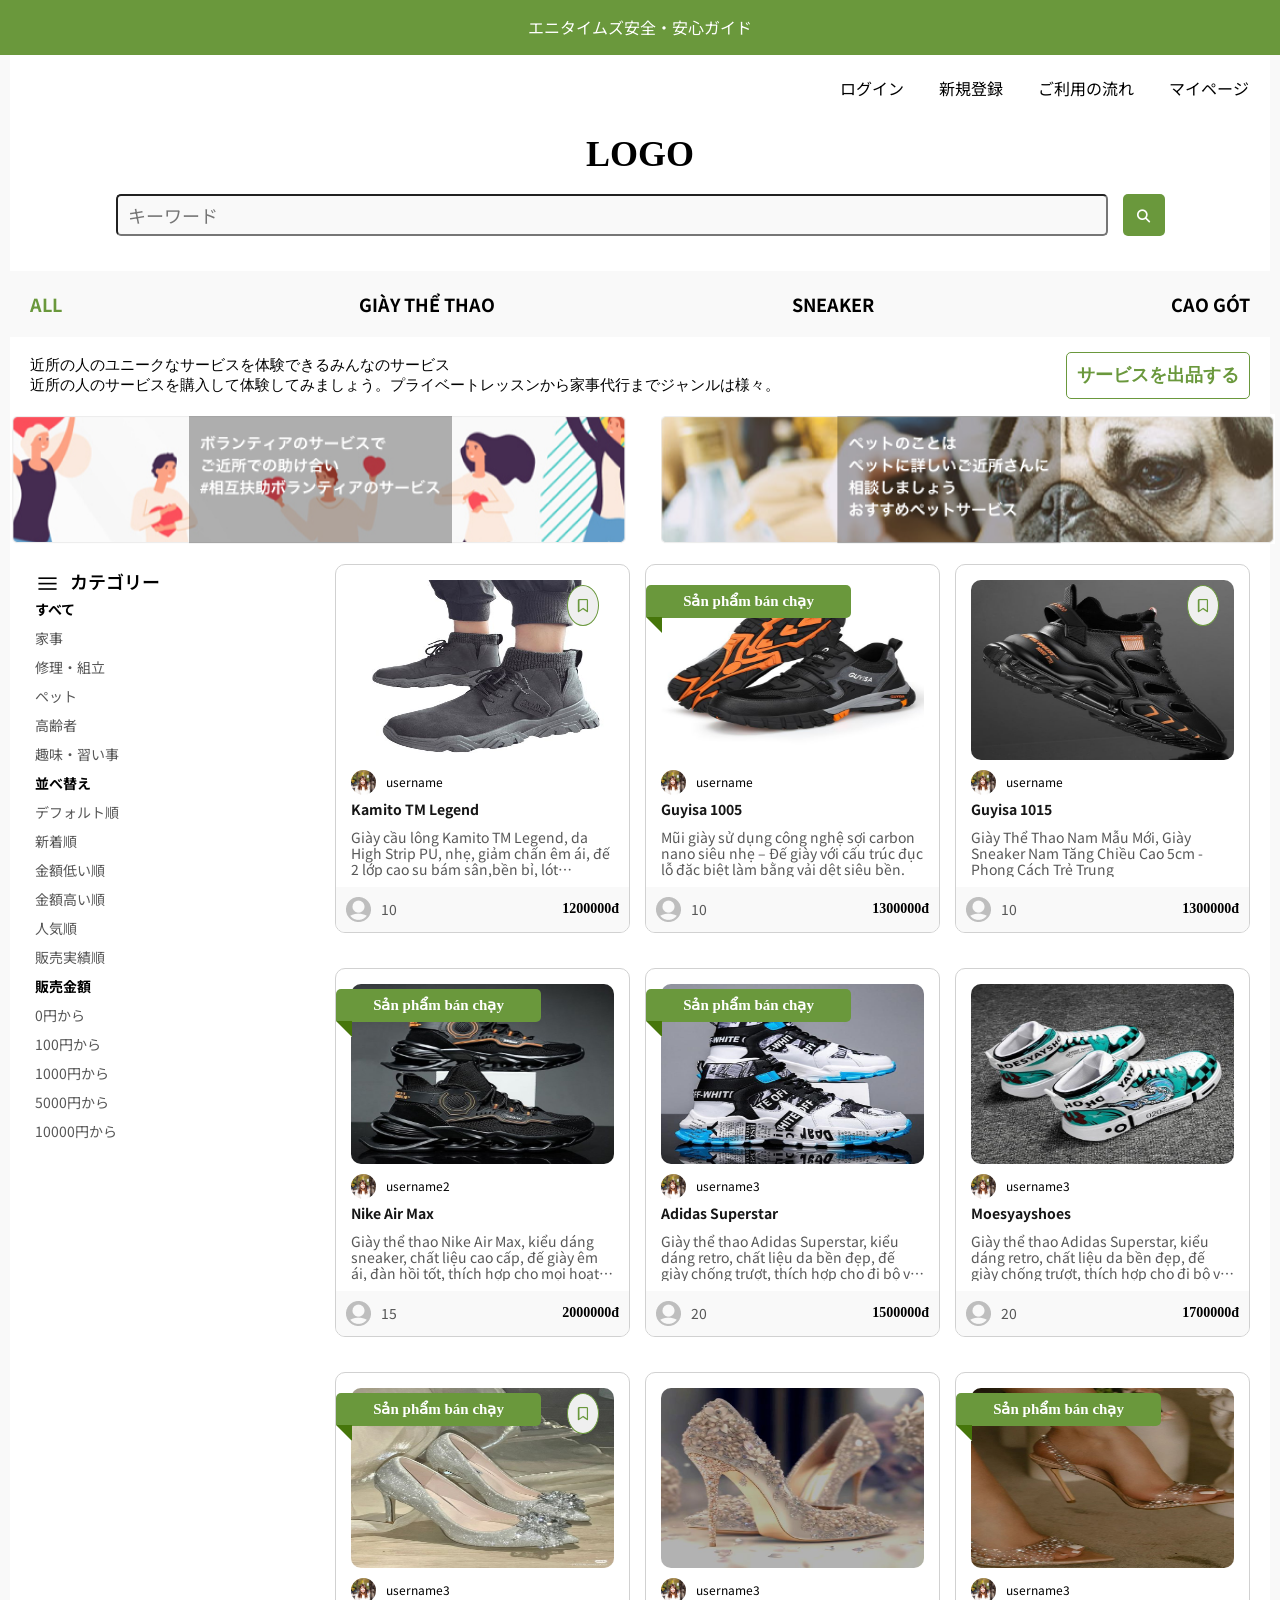
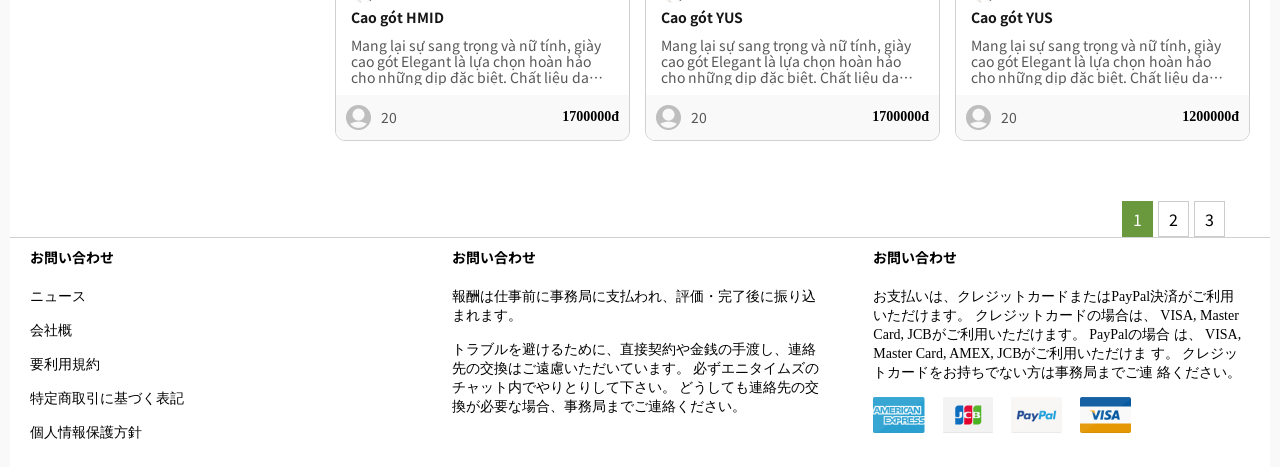
<file: index.html>
<!DOCTYPE html>
<html lang="en">

<head>
    <meta charset="UTF-8">
    <meta name="viewport" content="width=device-width, initial-scale=1.0">
    <title>Document</title>
    <link rel="preconnect" href="https://fonts.googleapis.com">
    <link rel="stylesheet" href="https://cdnjs.cloudflare.com/ajax/libs/font-awesome/6.5.2/css/all.min.css">

    <link rel="preconnect" href="https://fonts.gstatic.com" crossorigin>
    <link href="https://fonts.googleapis.com/css2?family=Noto+Sans+JP:wght@100..900&display=swap" rel="stylesheet">
    <link rel="./Assets/Css/fonts" href="">
    <link rel="stylesheet" href="./Assets/Css/style.css">
</head>

<body>
    <div class="header">
        <p>エニタイムズ安全・安心ガイド</p>
    </div>
    <div class="main">
        <div class="container">
            <div class="nav">
                <ul class="nav_list">
                    <li><a href="#">ログイン</a></li>
                    <li><a href="#">新規登録</a></li>
                    <li><a href="#">ご利用の流れ</a></li>
                    <li><a href="#">マイページ</a></li>
                </ul>
            </div>
            <div class="logo">
                <p class="logo_img">LOGO</p>
            </div>
            <div class="filter">
                <!-- <form action="" class="filter_form" id="filter_search"> -->
                <input type="text" placeholder="キーワード" class="filter_form_input">
                <button class="filter_form_search"> <i class="fa-solid fa-magnifying-glass"></i> </button>
                <!-- </form> -->
            </div>
            <div class="nav2_bg">
                <div class="nav2">
                    <div><a href="#" class="nav2_title active" data-type="all">ALL</a></div>
                    <div><a href="#" class="nav2_title" data-type="giày thể thao">GIÀY THỂ THAO</a></div>
                    <div><a href="#" class="nav2_title" data-type="giày sneaker">SNEAKER</a></div>
                    <div><a href="#" class="nav2_title" data-type="giày Cao gót">CAO GÓT</a></div>
                </div>
            </div>
            <div class="question">
                <div class="question_title">
                    <p> 近所の人のユニークなサービスを体験できるみんなのサービス <br>
                        近所の人のサービスを購入して体験してみましょう。プライベートレッスンから家事代行までジャンルは様々。
                    </p>
                </div>
                <div class="question_btn">
                    <button>サービスを出品する</button>
                </div>
            </div>
            <div class="banner">
                <img src="./Assets/Img/banner1.png" alt="">
                <img src="./Assets/Img/banner2.png" alt="">
            </div>
            <div class="product_main">
                <div class="product_menu">
                    <div class="product_menu_btn">
                        <button class="product_menu_icon"> &#8801; </button>
                        <p class="product_menu_title">カテゴリー</p>
                    </div>
                    <div class="product_category">
                        <div class="product_category_title">
                            <p> すべて</p>
                        </div>
                        <div class="product_category_list">
                            <p class="product_category_list_item">家事</p>
                            <p class="product_category_list_item">修理・組立</p>
                            <p class="product_category_list_item">ペット</p>
                            <p class="product_category_list_item">高齢者</p>
                            <p class="product_category_list_item">趣味・習い事</p>
                        </div>
                    </div>
                    <div class="product_category">
                        <div class="product_category_title">
                            <p> 並べ替え</p>
                        </div>
                        <div class="product_category_list">
                            <p class="product_category_list_item">デフォルト順</p>
                            <p class="product_category_list_item">新着順</p>
                            <p class="product_category_list_item">金額低い順</p>
                            <p class="product_category_list_item">金額高い順</p>
                            <p class="product_category_list_item">人気順</p>
                            <p class="product_category_list_item">販売実績順</p>
                        </div>
                    </div>
                    <div class="product_category">
                        <div class="product_category_title">
                            <p> 販売金額 </p>
                        </div>
                        <div class="product_category_list">
                            <p class="product_category_list_item">0円から</p>
                            <p class="product_category_list_item">100円から </p>
                            <p class="product_category_list_item">1000円から</p>
                            <p class="product_category_list_item">5000円から</p>
                            <p class="product_category_list_item">10000円から</p>
                        </div>
                    </div>
                </div>
                <div>
                    <div class="product_list">

                    </div>
                </div>
            </div>


            <div class="pagination">
                <ul class="pagination-list">

                </ul>
            </div>
        </div>
    </div>
        <div class="footer">
            <div class="footer_collum">
                <div class="footer_title">
                    <p>
                        お問い合わせ
                    </p>
                </div>
                <div class="footer_content">
                    <p>ニュース</p>
                    <p>会社概</p>
                    <p>要利用規約</p>
                    <p>特定商取引に基づく表記</p>
                    <p>個人情報保護方針</p>
                </div>
            </div>
            <div class="footer_collum">
                <div class="footer_title">
                    <p>
                        お問い合わせ
                    </p>
                </div>
                <div class="footer_content">
                    <p>報酬は仕事前に事務局に支払われ、評価・完了後に振り込まれます。</p>
                    <p>トラブルを避けるために、直接契約や金銭の手渡し、連絡
                        先の交換はご遠慮いただいています。 必ずエニタイムズの
                        チャット内でやりとりして下さい。 どうしても連絡先の交
                        換が必要な場合、事務局までご連絡ください。
                    </p>

                </div>
            </div>
            <div class="footer_collum">
                <div class="footer_title">
                    <p>
                        お問い合わせ
                    </p>
                </div>
                <div class="footer_content">
                    <p>
                        お支払いは、クレジットカードまたはPayPal決済がご利用
                        いただけます。 クレジットカードの場合は、 VISA,
                        Master Card, JCBがご利用いただけます。 PayPalの場合
                        は、 VISA, Master Card, AMEX, JCBがご利用いただけま
                        す。 クレジットカードをお持ちでない方は事務局までご連
                        絡ください。
                    </p>
                    <img src="./Assets/Img/sponsor.png" alt="">
                </div>
            </div>
        </div>
        <script type="module" src="./js/main.js"></script>
</body>

</html>
</file>
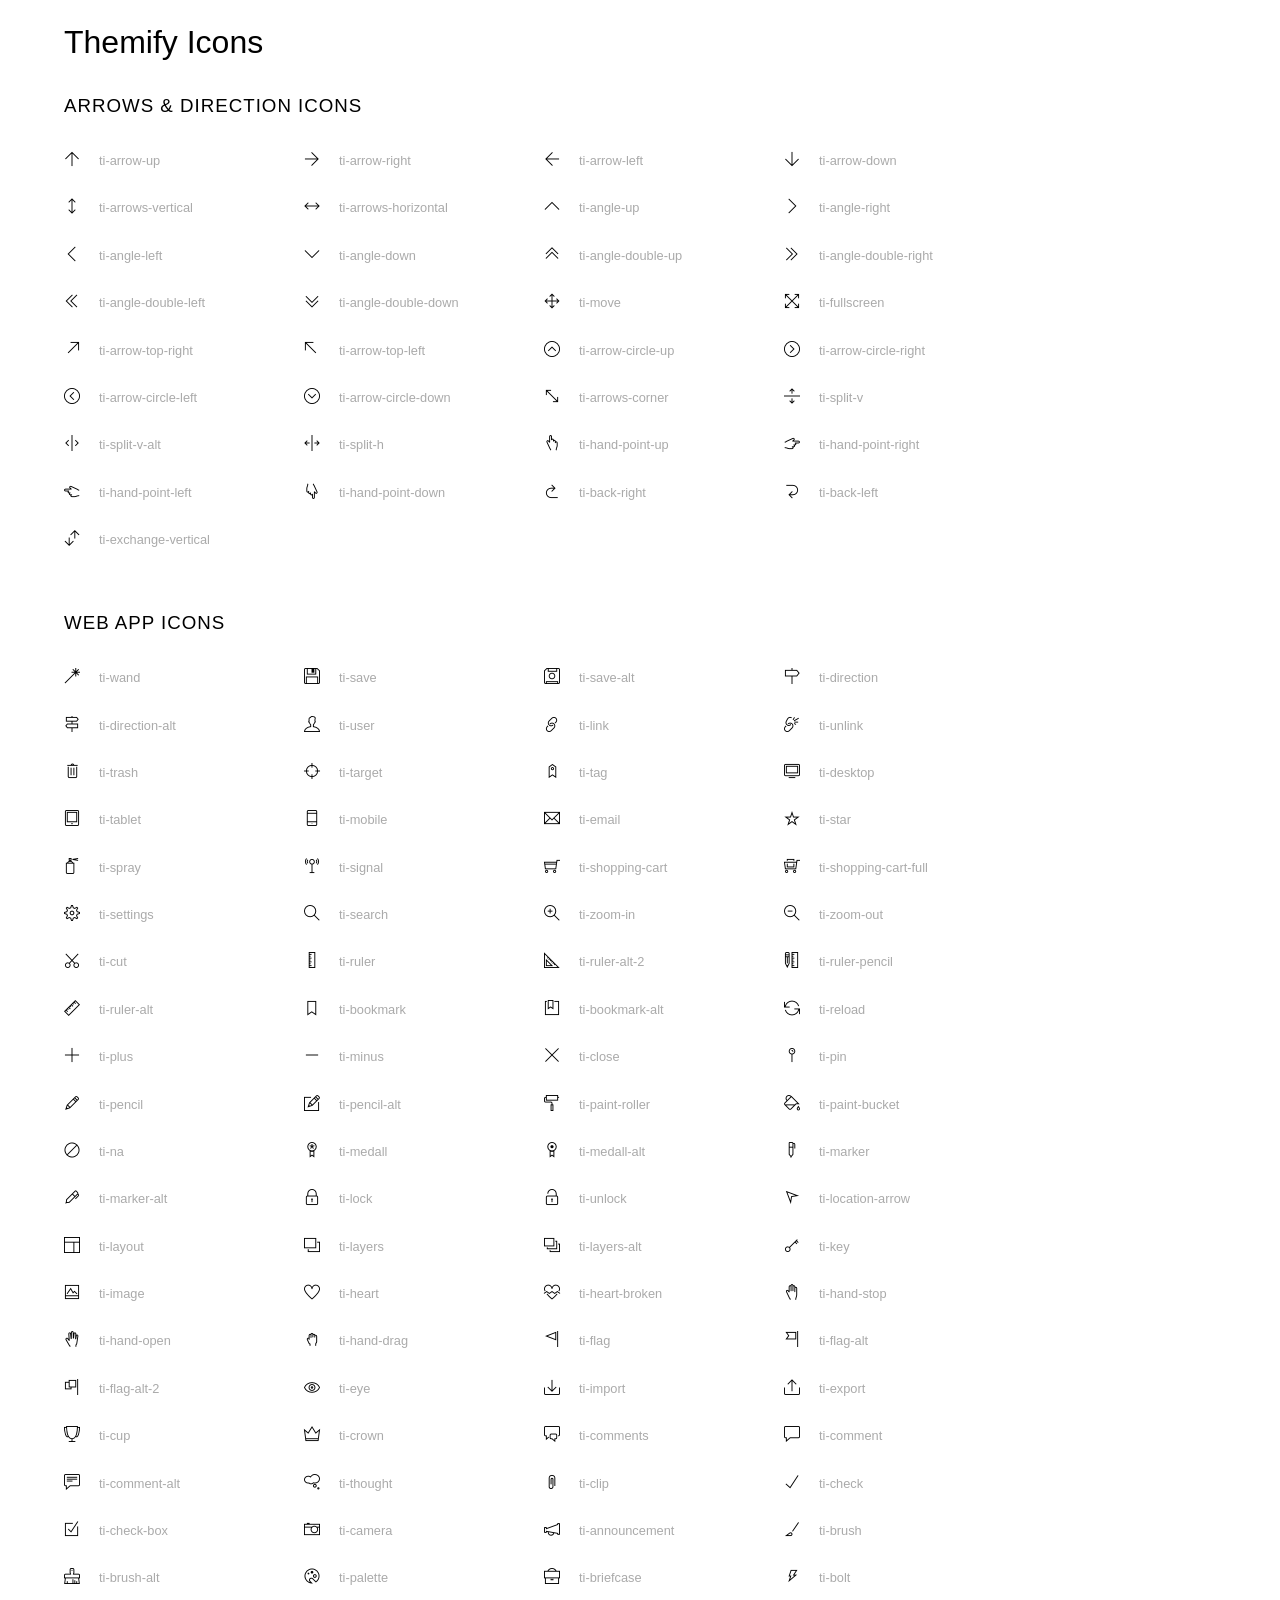
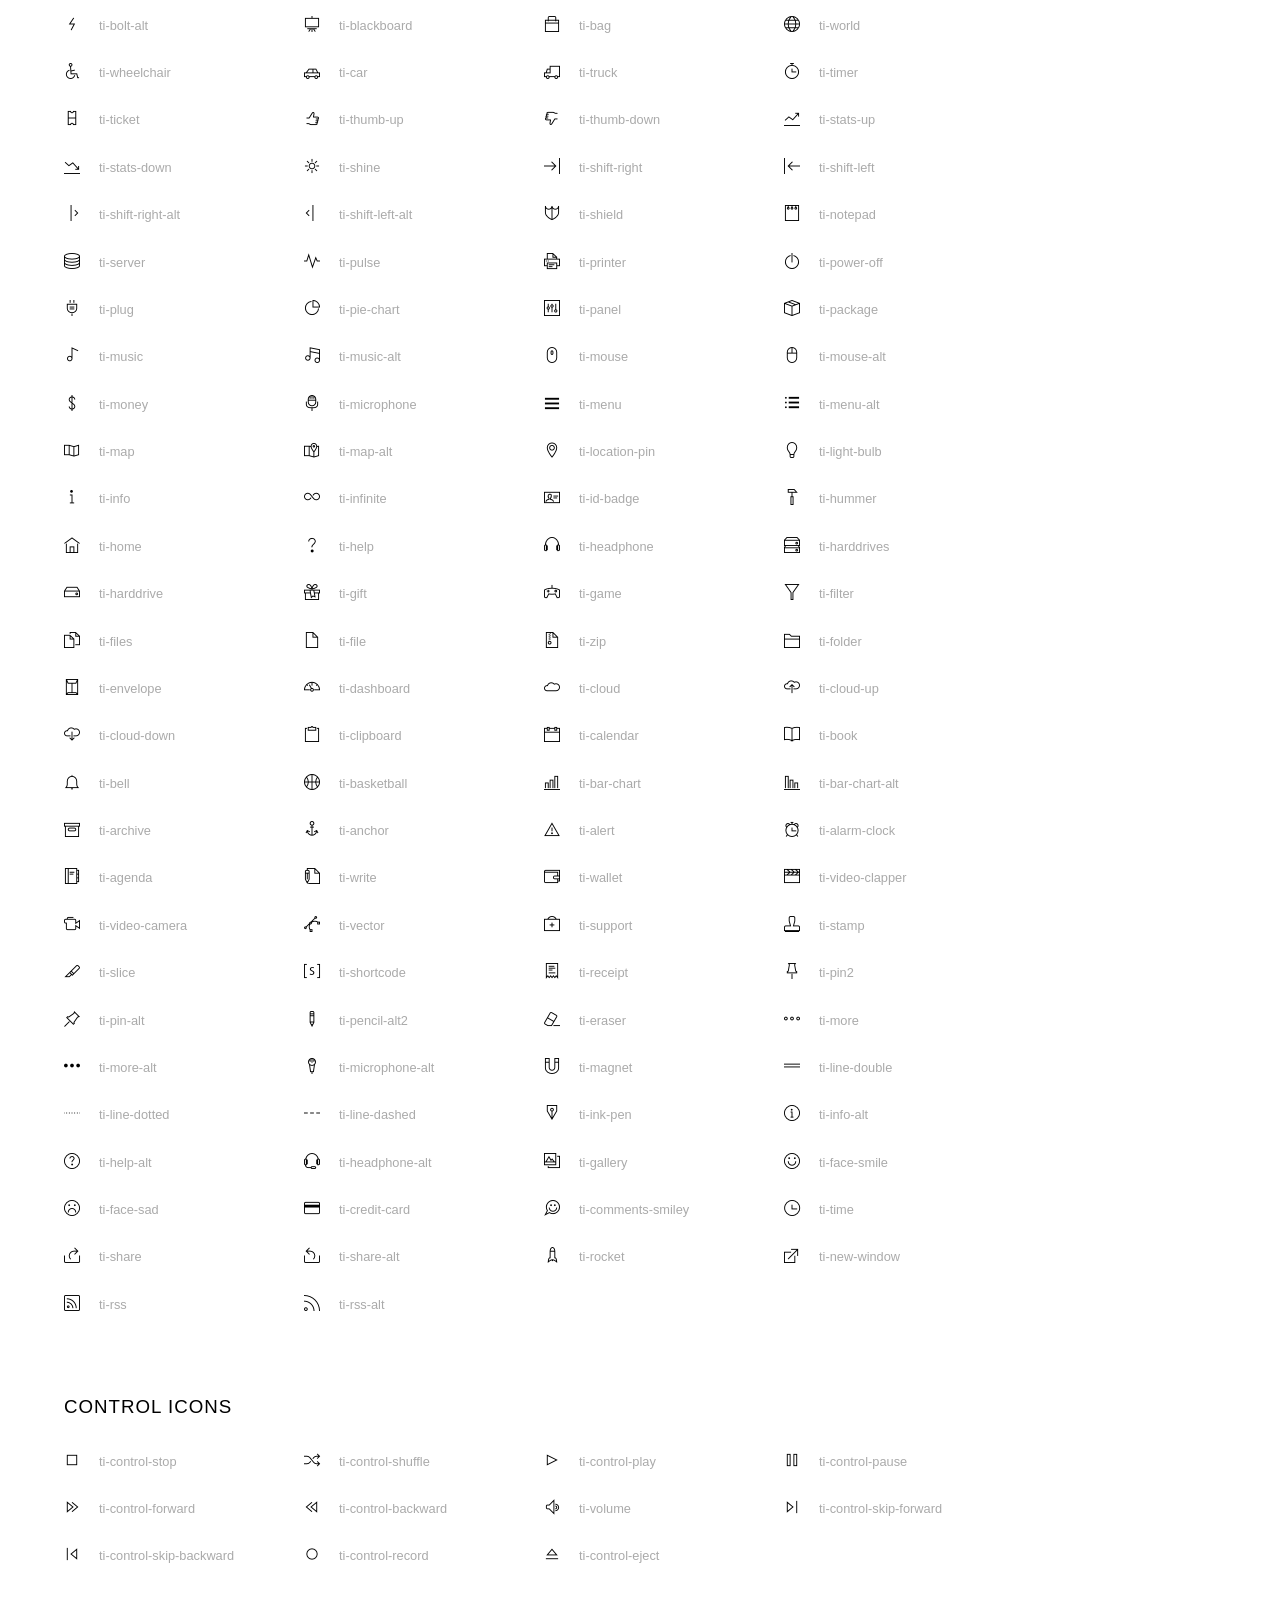
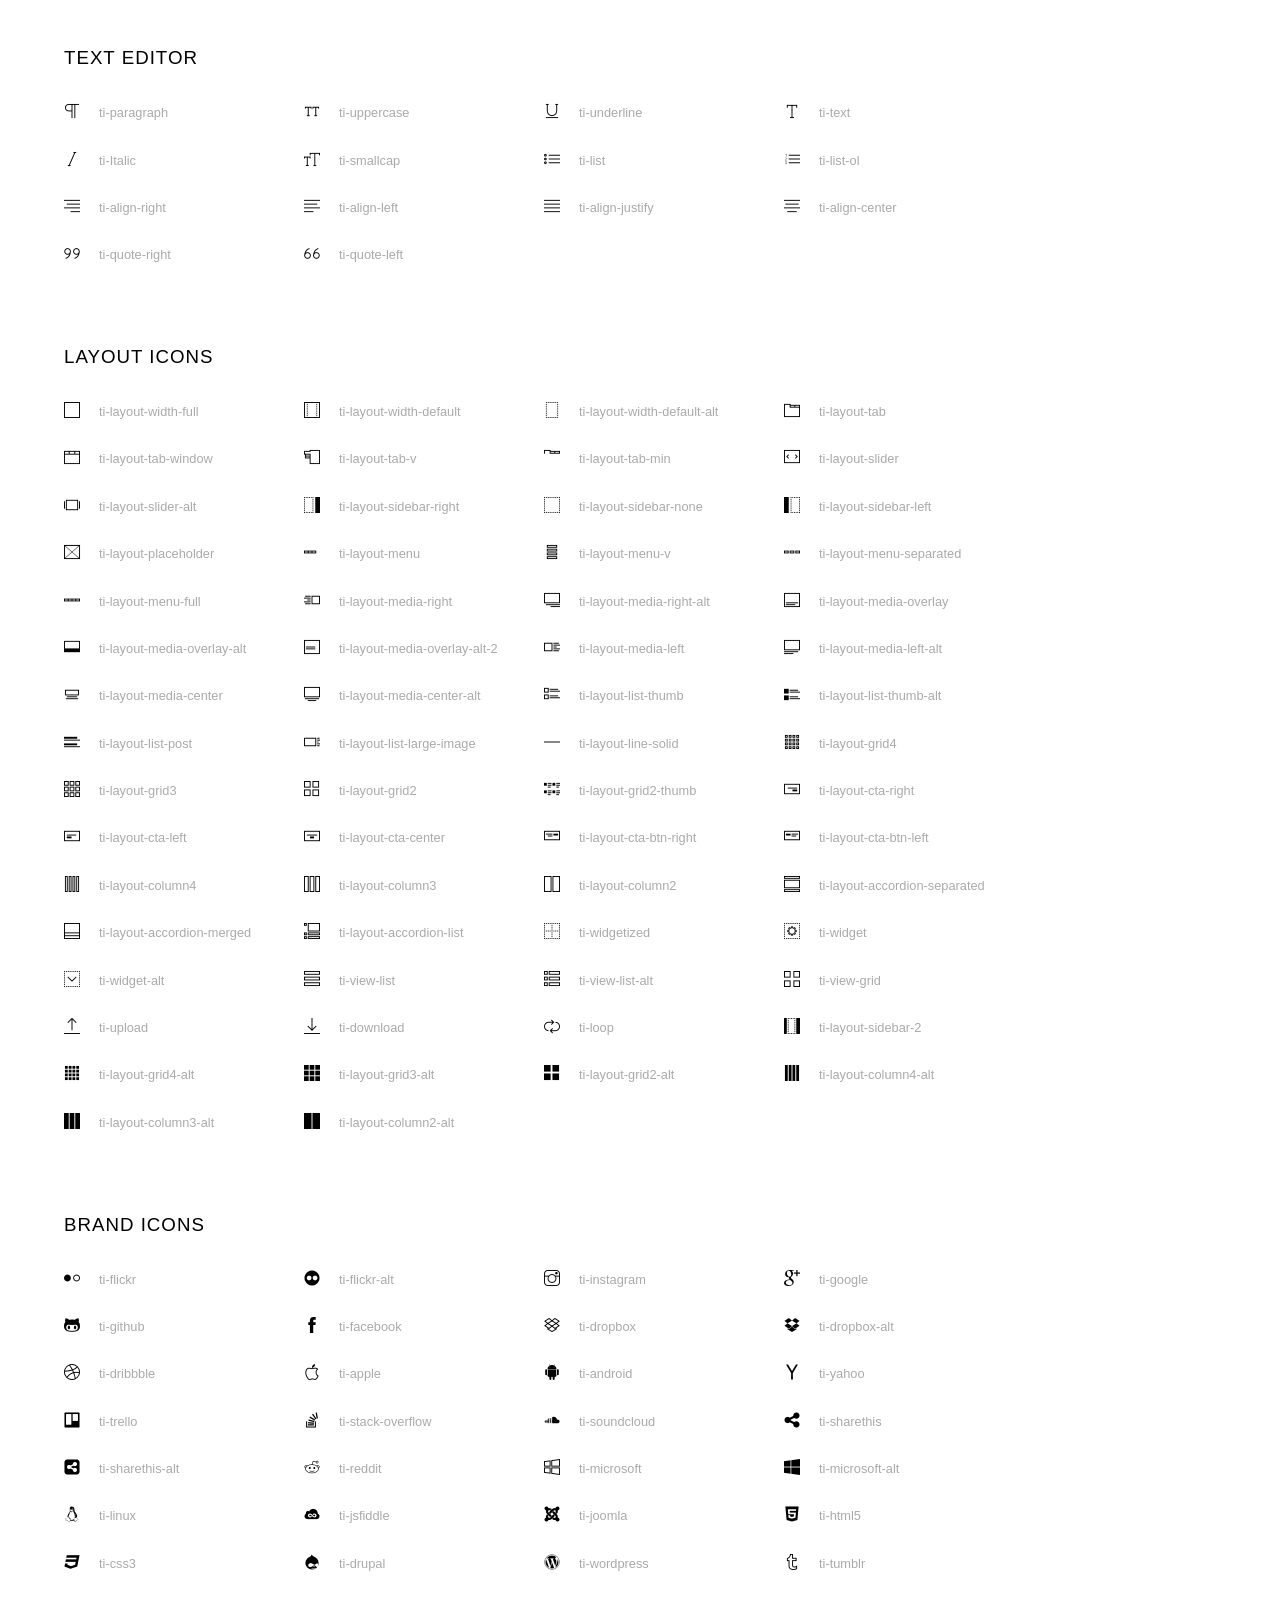
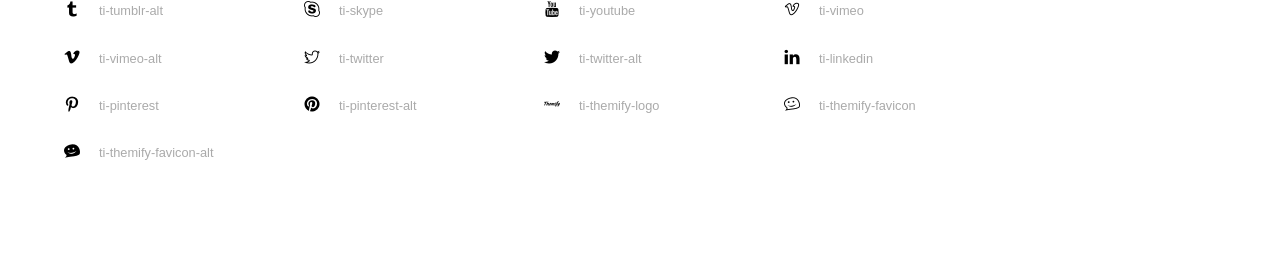
<file: Assets/Fonts/themify-icons-font/themify-icons/index.html>
<!doctype html>
<html>
<head>
	<meta charset="utf-8">
	<title>Themify Icon Font</title>
	<meta name="viewport" content="width=device-width">
	<link rel="stylesheet" href="demo-files/demo.css">
	<link rel="stylesheet" href="themify-icons.css">
	<!--[if lt IE 8]><!-->
	<link rel="stylesheet" href="ie7/ie7.css">
	<!--<![endif]-->
</head>
<body>
	<h1>Themify Icons</h1>

	<div class="icon-section">

		<div class="icon-section">
			<h3>Arrows &amp; Direction Icons </h3>

			<div class="icon-container">
				<span class="ti-arrow-up"></span><span class="icon-name"> ti-arrow-up</span>
			</div>
			<div class="icon-container">
				<span class="ti-arrow-right"></span><span class="icon-name"> ti-arrow-right</span>
			</div>
			<div class="icon-container">
				<span class="ti-arrow-left"></span><span class="icon-name"> ti-arrow-left</span>
			</div>
			<div class="icon-container">
				<span class="ti-arrow-down"></span><span class="icon-name"> ti-arrow-down</span>
			</div>
			<div class="icon-container">
				<span class="ti-arrows-vertical"></span><span class="icon-name"> ti-arrows-vertical</span>
			</div>
			<div class="icon-container">
				<span class="ti-arrows-horizontal"></span><span class="icon-name"> ti-arrows-horizontal</span>
			</div>
			<div class="icon-container">
				<span class="ti-angle-up"></span><span class="icon-name"> ti-angle-up</span>
			</div>
			<div class="icon-container">
				<span class="ti-angle-right"></span><span class="icon-name"> ti-angle-right</span>
			</div>
			<div class="icon-container">
				<span class="ti-angle-left"></span><span class="icon-name"> ti-angle-left</span>
			</div>
			<div class="icon-container">
				<span class="ti-angle-down"></span><span class="icon-name"> ti-angle-down</span>
			</div>	
			<div class="icon-container">
				<span class="ti-angle-double-up"></span><span class="icon-name"> ti-angle-double-up</span>
			</div>
			<div class="icon-container">
				<span class="ti-angle-double-right"></span><span class="icon-name"> ti-angle-double-right</span>
			</div>
			<div class="icon-container">
				<span class="ti-angle-double-left"></span><span class="icon-name"> ti-angle-double-left</span>
			</div>
			<div class="icon-container">
				<span class="ti-angle-double-down"></span><span class="icon-name"> ti-angle-double-down</span>
			</div>					
			<div class="icon-container">
				<span class="ti-move"></span><span class="icon-name"> ti-move</span>
			</div>
			<div class="icon-container">
				<span class="ti-fullscreen"></span><span class="icon-name"> ti-fullscreen</span>
			</div>
			<div class="icon-container">
				<span class="ti-arrow-top-right"></span><span class="icon-name"> ti-arrow-top-right</span>
			</div>
			<div class="icon-container">
				<span class="ti-arrow-top-left"></span><span class="icon-name"> ti-arrow-top-left</span>
			</div>
			<div class="icon-container">
				<span class="ti-arrow-circle-up"></span><span class="icon-name"> ti-arrow-circle-up</span>
			</div>
			<div class="icon-container">
				<span class="ti-arrow-circle-right"></span><span class="icon-name"> ti-arrow-circle-right</span>
			</div>
			<div class="icon-container">
				<span class="ti-arrow-circle-left"></span><span class="icon-name"> ti-arrow-circle-left</span>
			</div>
			<div class="icon-container">
				<span class="ti-arrow-circle-down"></span><span class="icon-name"> ti-arrow-circle-down</span>
			</div>
			<div class="icon-container">
				<span class="ti-arrows-corner"></span><span class="icon-name"> ti-arrows-corner</span>
			</div>
			<div class="icon-container">
				<span class="ti-split-v"></span><span class="icon-name"> ti-split-v</span>
			</div>

			<div class="icon-container">
				<span class="ti-split-v-alt"></span><span class="icon-name"> ti-split-v-alt</span>
			</div>
			<div class="icon-container">
				<span class="ti-split-h"></span><span class="icon-name"> ti-split-h</span>
			</div>
			<div class="icon-container">
				<span class="ti-hand-point-up"></span><span class="icon-name"> ti-hand-point-up</span>
			</div>
			<div class="icon-container">
				<span class="ti-hand-point-right"></span><span class="icon-name"> ti-hand-point-right</span>
			</div>
			<div class="icon-container">
				<span class="ti-hand-point-left"></span><span class="icon-name"> ti-hand-point-left</span>
			</div>
			<div class="icon-container">
				<span class="ti-hand-point-down"></span><span class="icon-name"> ti-hand-point-down</span>
			</div>
			<div class="icon-container">
				<span class="ti-back-right"></span><span class="icon-name"> ti-back-right</span>
			</div>
			<div class="icon-container">
				<span class="ti-back-left"></span><span class="icon-name"> ti-back-left</span>
			</div>
			<div class="icon-container">
				<span class="ti-exchange-vertical"></span><span class="icon-name"> ti-exchange-vertical</span>
			</div>

		</div> <!-- Arrows Icons -->



		<h3>Web App Icons</h3>
		
		<div class="icon-section">

			<div class="icon-container">
				<span class="ti-wand"></span><span class="icon-name"> ti-wand</span>
			</div>
			<div class="icon-container">
				<span class="ti-save"></span><span class="icon-name"> ti-save</span>
			</div>
			<div class="icon-container">
				<span class="ti-save-alt"></span><span class="icon-name"> ti-save-alt</span>
			</div>

			<div class="icon-container">
				<span class="ti-direction"></span><span class="icon-name"> ti-direction</span>
			</div>
			<div class="icon-container">
				<span class="ti-direction-alt"></span><span class="icon-name"> ti-direction-alt</span>
			</div>
			<div class="icon-container">
				<span class="ti-user"></span><span class="icon-name"> ti-user</span>
			</div>
			<div class="icon-container">
				<span class="ti-link"></span><span class="icon-name"> ti-link</span>
			</div>
			<div class="icon-container">
				<span class="ti-unlink"></span><span class="icon-name"> ti-unlink</span>
			</div>
			<div class="icon-container">
				<span class="ti-trash"></span><span class="icon-name"> ti-trash</span>
			</div>
			<div class="icon-container">
				<span class="ti-target"></span><span class="icon-name"> ti-target</span>
			</div>
			<div class="icon-container">
				<span class="ti-tag"></span><span class="icon-name"> ti-tag</span>
			</div>
			<div class="icon-container">
				<span class="ti-desktop"></span><span class="icon-name"> ti-desktop</span>
			</div>
			<div class="icon-container">
				<span class="ti-tablet"></span><span class="icon-name"> ti-tablet</span>
			</div>
			<div class="icon-container">
				<span class="ti-mobile"></span><span class="icon-name"> ti-mobile</span>
			</div>
			<div class="icon-container">
				<span class="ti-email"></span><span class="icon-name"> ti-email</span>
			</div>	
			<div class="icon-container">
				<span class="ti-star"></span><span class="icon-name"> ti-star</span>
			</div>
			<div class="icon-container">
				<span class="ti-spray"></span><span class="icon-name"> ti-spray</span>
			</div>
			<div class="icon-container">
				<span class="ti-signal"></span><span class="icon-name"> ti-signal</span>
			</div>
			<div class="icon-container">
				<span class="ti-shopping-cart"></span><span class="icon-name"> ti-shopping-cart</span>
			</div>
			<div class="icon-container">
				<span class="ti-shopping-cart-full"></span><span class="icon-name"> ti-shopping-cart-full</span>
			</div>
			<div class="icon-container">
				<span class="ti-settings"></span><span class="icon-name"> ti-settings</span>
			</div>
			<div class="icon-container">
				<span class="ti-search"></span><span class="icon-name"> ti-search</span>
			</div>
			<div class="icon-container">
				<span class="ti-zoom-in"></span><span class="icon-name"> ti-zoom-in</span>
			</div>
			<div class="icon-container">
				<span class="ti-zoom-out"></span><span class="icon-name"> ti-zoom-out</span>
			</div>
			<div class="icon-container">
				<span class="ti-cut"></span><span class="icon-name"> ti-cut</span>
			</div>
			<div class="icon-container">
				<span class="ti-ruler"></span><span class="icon-name"> ti-ruler</span>
			</div>
			<div class="icon-container">
				<span class="ti-ruler-alt-2"></span><span class="icon-name"> ti-ruler-alt-2</span>
			</div>			
			<div class="icon-container">
				<span class="ti-ruler-pencil"></span><span class="icon-name"> ti-ruler-pencil</span>
			</div>
			<div class="icon-container">
				<span class="ti-ruler-alt"></span><span class="icon-name"> ti-ruler-alt</span>
			</div>
			<div class="icon-container">
				<span class="ti-bookmark"></span><span class="icon-name"> ti-bookmark</span>
			</div>
			<div class="icon-container">
				<span class="ti-bookmark-alt"></span><span class="icon-name"> ti-bookmark-alt</span>
			</div>
			<div class="icon-container">
				<span class="ti-reload"></span><span class="icon-name"> ti-reload</span>
			</div>
			<div class="icon-container">
				<span class="ti-plus"></span><span class="icon-name"> ti-plus</span>
			</div>
			<div class="icon-container">
				<span class="ti-minus"></span><span class="icon-name"> ti-minus</span>
			</div>
			<div class="icon-container">
				<span class="ti-close"></span><span class="icon-name"> ti-close</span>
			</div>			
			<div class="icon-container">
				<span class="ti-pin"></span><span class="icon-name"> ti-pin</span>
			</div>
			<div class="icon-container">
				<span class="ti-pencil"></span><span class="icon-name"> ti-pencil</span>
			</div>
					
		  	<div class="icon-container">
				<span class="ti-pencil-alt"></span><span class="icon-name"> ti-pencil-alt</span>
			</div>
			<div class="icon-container">
				<span class="ti-paint-roller"></span><span class="icon-name"> ti-paint-roller</span>
			</div>
			<div class="icon-container">
				<span class="ti-paint-bucket"></span><span class="icon-name"> ti-paint-bucket</span>
			</div>
			<div class="icon-container">
				<span class="ti-na"></span><span class="icon-name"> ti-na</span>
			</div>
			<div class="icon-container">
				<span class="ti-medall"></span><span class="icon-name"> ti-medall</span>
			</div>
			<div class="icon-container">
				<span class="ti-medall-alt"></span><span class="icon-name"> ti-medall-alt</span>
			</div>
			<div class="icon-container">
				<span class="ti-marker"></span><span class="icon-name"> ti-marker</span>
			</div>
			<div class="icon-container">
				<span class="ti-marker-alt"></span><span class="icon-name"> ti-marker-alt</span>
			</div>

			<div class="icon-container">
				<span class="ti-lock"></span><span class="icon-name"> ti-lock</span>
			</div>
			<div class="icon-container">
				<span class="ti-unlock"></span><span class="icon-name"> ti-unlock</span>
			</div>
			<div class="icon-container">
				<span class="ti-location-arrow"></span><span class="icon-name"> ti-location-arrow</span>
			</div>
			<div class="icon-container">
				<span class="ti-layout"></span><span class="icon-name"> ti-layout</span>
			</div>
			<div class="icon-container">
				<span class="ti-layers"></span><span class="icon-name"> ti-layers</span>
			</div>
			<div class="icon-container">
				<span class="ti-layers-alt"></span><span class="icon-name"> ti-layers-alt</span>
			</div>
			<div class="icon-container">
				<span class="ti-key"></span><span class="icon-name"> ti-key</span>
			</div>
			<div class="icon-container">
				<span class="ti-image"></span><span class="icon-name"> ti-image</span>
			</div>
			<div class="icon-container">
				<span class="ti-heart"></span><span class="icon-name"> ti-heart</span>
			</div>
			<div class="icon-container">
				<span class="ti-heart-broken"></span><span class="icon-name"> ti-heart-broken</span>
			</div>
			<div class="icon-container">
				<span class="ti-hand-stop"></span><span class="icon-name"> ti-hand-stop</span>
			</div>
			<div class="icon-container">
				<span class="ti-hand-open"></span><span class="icon-name"> ti-hand-open</span>
			</div>
			<div class="icon-container">
				<span class="ti-hand-drag"></span><span class="icon-name"> ti-hand-drag</span>
			</div>
			<div class="icon-container">
				<span class="ti-flag"></span><span class="icon-name"> ti-flag</span>
			</div>
			<div class="icon-container">
				<span class="ti-flag-alt"></span><span class="icon-name"> ti-flag-alt</span>
			</div>
			<div class="icon-container">
				<span class="ti-flag-alt-2"></span><span class="icon-name"> ti-flag-alt-2</span>
			</div>
			<div class="icon-container">
				<span class="ti-eye"></span><span class="icon-name"> ti-eye</span>
			</div>
			<div class="icon-container">
				<span class="ti-import"></span><span class="icon-name"> ti-import</span>
			</div>			
			<div class="icon-container">
				<span class="ti-export"></span><span class="icon-name"> ti-export</span>
			</div>
			<div class="icon-container">
				<span class="ti-cup"></span><span class="icon-name"> ti-cup</span>
			</div>
			<div class="icon-container">
				<span class="ti-crown"></span><span class="icon-name"> ti-crown</span>
			</div>
			<div class="icon-container">
				<span class="ti-comments"></span><span class="icon-name"> ti-comments</span>
			</div>
			<div class="icon-container">
				<span class="ti-comment"></span><span class="icon-name"> ti-comment</span>
			</div>
			<div class="icon-container">
				<span class="ti-comment-alt"></span><span class="icon-name"> ti-comment-alt</span>
			</div>
			<div class="icon-container">
				<span class="ti-thought"></span><span class="icon-name"> ti-thought</span>
			</div>			
			<div class="icon-container">
				<span class="ti-clip"></span><span class="icon-name"> ti-clip</span>
			</div>

			<div class="icon-container">
				<span class="ti-check"></span><span class="icon-name"> ti-check</span>
			</div>
			<div class="icon-container">
				<span class="ti-check-box"></span><span class="icon-name"> ti-check-box</span>
			</div>
			<div class="icon-container">
				<span class="ti-camera"></span><span class="icon-name"> ti-camera</span>
			</div>
			<div class="icon-container">
				<span class="ti-announcement"></span><span class="icon-name"> ti-announcement</span>
			</div>
			<div class="icon-container">
				<span class="ti-brush"></span><span class="icon-name"> ti-brush</span>
			</div>
			<div class="icon-container">
				<span class="ti-brush-alt"></span><span class="icon-name"> ti-brush-alt</span>
			</div>
			<div class="icon-container">
				<span class="ti-palette"></span><span class="icon-name"> ti-palette</span>
			</div>			
			<div class="icon-container">
				<span class="ti-briefcase"></span><span class="icon-name"> ti-briefcase</span>
			</div>
			<div class="icon-container">
				<span class="ti-bolt"></span><span class="icon-name"> ti-bolt</span>
			</div>
			<div class="icon-container">
				<span class="ti-bolt-alt"></span><span class="icon-name"> ti-bolt-alt</span>
			</div>
			<div class="icon-container">
				<span class="ti-blackboard"></span><span class="icon-name"> ti-blackboard</span>
			</div>
			<div class="icon-container">
				<span class="ti-bag"></span><span class="icon-name"> ti-bag</span>
			</div>
			<div class="icon-container">
				<span class="ti-world"></span><span class="icon-name"> ti-world</span>
			</div>
			<div class="icon-container">
				<span class="ti-wheelchair"></span><span class="icon-name"> ti-wheelchair</span>
			</div>
			<div class="icon-container">
				<span class="ti-car"></span><span class="icon-name"> ti-car</span>
			</div>
			<div class="icon-container">
				<span class="ti-truck"></span><span class="icon-name"> ti-truck</span>
			</div>
			<div class="icon-container">
				<span class="ti-timer"></span><span class="icon-name"> ti-timer</span>
			</div>
			<div class="icon-container">
				<span class="ti-ticket"></span><span class="icon-name"> ti-ticket</span>
			</div>
			<div class="icon-container">
				<span class="ti-thumb-up"></span><span class="icon-name"> ti-thumb-up</span>
			</div>
			<div class="icon-container">
				<span class="ti-thumb-down"></span><span class="icon-name"> ti-thumb-down</span>
			</div>

			<div class="icon-container">
				<span class="ti-stats-up"></span><span class="icon-name"> ti-stats-up</span>
			</div>
			<div class="icon-container">
				<span class="ti-stats-down"></span><span class="icon-name"> ti-stats-down</span>
			</div>
			<div class="icon-container">
				<span class="ti-shine"></span><span class="icon-name"> ti-shine</span>
			</div>
			<div class="icon-container">
				<span class="ti-shift-right"></span><span class="icon-name"> ti-shift-right</span>
			</div>
			<div class="icon-container">
				<span class="ti-shift-left"></span><span class="icon-name"> ti-shift-left</span>
			</div>

			<div class="icon-container">
				<span class="ti-shift-right-alt"></span><span class="icon-name"> ti-shift-right-alt</span>
			</div>
			<div class="icon-container">
				<span class="ti-shift-left-alt"></span><span class="icon-name"> ti-shift-left-alt</span>
			</div>
			<div class="icon-container">
				<span class="ti-shield"></span><span class="icon-name"> ti-shield</span>
			</div>
			<div class="icon-container">
				<span class="ti-notepad"></span><span class="icon-name"> ti-notepad</span>
			</div>
			<div class="icon-container">
				<span class="ti-server"></span><span class="icon-name"> ti-server</span>
			</div>

			<div class="icon-container">
				<span class="ti-pulse"></span><span class="icon-name"> ti-pulse</span>
			</div>
			<div class="icon-container">
				<span class="ti-printer"></span><span class="icon-name"> ti-printer</span>
			</div>
			<div class="icon-container">
				<span class="ti-power-off"></span><span class="icon-name"> ti-power-off</span>
			</div>
			<div class="icon-container">
				<span class="ti-plug"></span><span class="icon-name"> ti-plug</span>
			</div>
			<div class="icon-container">
				<span class="ti-pie-chart"></span><span class="icon-name"> ti-pie-chart</span>
			</div>

			<div class="icon-container">
				<span class="ti-panel"></span><span class="icon-name"> ti-panel</span>
			</div>
			<div class="icon-container">
				<span class="ti-package"></span><span class="icon-name"> ti-package</span>
			</div>
			<div class="icon-container">
				<span class="ti-music"></span><span class="icon-name"> ti-music</span>
			</div>
			<div class="icon-container">
				<span class="ti-music-alt"></span><span class="icon-name"> ti-music-alt</span>
			</div>
			<div class="icon-container">
				<span class="ti-mouse"></span><span class="icon-name"> ti-mouse</span>
			</div>
			<div class="icon-container">
				<span class="ti-mouse-alt"></span><span class="icon-name"> ti-mouse-alt</span>
			</div>
			<div class="icon-container">
				<span class="ti-money"></span><span class="icon-name"> ti-money</span>
			</div>
			<div class="icon-container">
				<span class="ti-microphone"></span><span class="icon-name"> ti-microphone</span>
			</div>
			<div class="icon-container">
				<span class="ti-menu"></span><span class="icon-name"> ti-menu</span>
			</div>
			<div class="icon-container">
				<span class="ti-menu-alt"></span><span class="icon-name"> ti-menu-alt</span>
			</div>
			<div class="icon-container">
				<span class="ti-map"></span><span class="icon-name"> ti-map</span>
			</div>
			<div class="icon-container">
				<span class="ti-map-alt"></span><span class="icon-name"> ti-map-alt</span>
			</div>

			<div class="icon-container">
				<span class="ti-location-pin"></span><span class="icon-name"> ti-location-pin</span>
			</div>

			<div class="icon-container">
				<span class="ti-light-bulb"></span><span class="icon-name"> ti-light-bulb</span>
			</div>
			<div class="icon-container">
				<span class="ti-info"></span><span class="icon-name"> ti-info</span>
			</div>
			<div class="icon-container">
				<span class="ti-infinite"></span><span class="icon-name"> ti-infinite</span>
			</div>
			<div class="icon-container">
				<span class="ti-id-badge"></span><span class="icon-name"> ti-id-badge</span>
			</div>
			<div class="icon-container">
				<span class="ti-hummer"></span><span class="icon-name"> ti-hummer</span>
			</div>
			<div class="icon-container">
				<span class="ti-home"></span><span class="icon-name"> ti-home</span>
			</div>
			<div class="icon-container">
				<span class="ti-help"></span><span class="icon-name"> ti-help</span>
			</div>
			<div class="icon-container">
				<span class="ti-headphone"></span><span class="icon-name"> ti-headphone</span>
			</div>
			<div class="icon-container">
				<span class="ti-harddrives"></span><span class="icon-name"> ti-harddrives</span>
			</div>
			<div class="icon-container">
				<span class="ti-harddrive"></span><span class="icon-name"> ti-harddrive</span>
			</div>
			<div class="icon-container">
				<span class="ti-gift"></span><span class="icon-name"> ti-gift</span>
			</div>
			<div class="icon-container">
				<span class="ti-game"></span><span class="icon-name"> ti-game</span>
			</div>
			<div class="icon-container">
				<span class="ti-filter"></span><span class="icon-name"> ti-filter</span>
			</div>
			<div class="icon-container">
				<span class="ti-files"></span><span class="icon-name"> ti-files</span>
			</div>
			<div class="icon-container">
				<span class="ti-file"></span><span class="icon-name"> ti-file</span>
			</div>
			<div class="icon-container">
				<span class="ti-zip"></span><span class="icon-name"> ti-zip</span>
			</div>
			<div class="icon-container">
				<span class="ti-folder"></span><span class="icon-name"> ti-folder</span>
			</div>			
			<div class="icon-container">
				<span class="ti-envelope"></span><span class="icon-name"> ti-envelope</span>
			</div>


			<div class="icon-container">
				<span class="ti-dashboard"></span><span class="icon-name"> ti-dashboard</span>
			</div>
			<div class="icon-container">
				<span class="ti-cloud"></span><span class="icon-name"> ti-cloud</span>
			</div>
			<div class="icon-container">
				<span class="ti-cloud-up"></span><span class="icon-name"> ti-cloud-up</span>
			</div>
			<div class="icon-container">
				<span class="ti-cloud-down"></span><span class="icon-name"> ti-cloud-down</span>
			</div>
			<div class="icon-container">
				<span class="ti-clipboard"></span><span class="icon-name"> ti-clipboard</span>
			</div>
			<div class="icon-container">
				<span class="ti-calendar"></span><span class="icon-name"> ti-calendar</span>
			</div>
			<div class="icon-container">
				<span class="ti-book"></span><span class="icon-name"> ti-book</span>
			</div>
			<div class="icon-container">
				<span class="ti-bell"></span><span class="icon-name"> ti-bell</span>
			</div>
			<div class="icon-container">
				<span class="ti-basketball"></span><span class="icon-name"> ti-basketball</span>
			</div>
			<div class="icon-container">
				<span class="ti-bar-chart"></span><span class="icon-name"> ti-bar-chart</span>
			</div>
			<div class="icon-container">
				<span class="ti-bar-chart-alt"></span><span class="icon-name"> ti-bar-chart-alt</span>
			</div>


			<div class="icon-container">
				<span class="ti-archive"></span><span class="icon-name"> ti-archive</span>
			</div>
			<div class="icon-container">
				<span class="ti-anchor"></span><span class="icon-name"> ti-anchor</span>
			</div>

			<div class="icon-container">
				<span class="ti-alert"></span><span class="icon-name"> ti-alert</span>
			</div>
			<div class="icon-container">
				<span class="ti-alarm-clock"></span><span class="icon-name"> ti-alarm-clock</span>
			</div>
			<div class="icon-container">
				<span class="ti-agenda"></span><span class="icon-name"> ti-agenda</span>
			</div>
			<div class="icon-container">
				<span class="ti-write"></span><span class="icon-name"> ti-write</span>
			</div>

			<div class="icon-container">
				<span class="ti-wallet"></span><span class="icon-name"> ti-wallet</span>
			</div>
			<div class="icon-container">
				<span class="ti-video-clapper"></span><span class="icon-name"> ti-video-clapper</span>
			</div>
			<div class="icon-container">
				<span class="ti-video-camera"></span><span class="icon-name"> ti-video-camera</span>
			</div>
			<div class="icon-container">
				<span class="ti-vector"></span><span class="icon-name"> ti-vector</span>
			</div>

			<div class="icon-container">
				<span class="ti-support"></span><span class="icon-name"> ti-support</span>
			</div>
			<div class="icon-container">
				<span class="ti-stamp"></span><span class="icon-name"> ti-stamp</span>
			</div>
			<div class="icon-container">
				<span class="ti-slice"></span><span class="icon-name"> ti-slice</span>
			</div>
			<div class="icon-container">
				<span class="ti-shortcode"></span><span class="icon-name"> ti-shortcode</span>
			</div>
			<div class="icon-container">
				<span class="ti-receipt"></span><span class="icon-name"> ti-receipt</span>
			</div>
			<div class="icon-container">
				<span class="ti-pin2"></span><span class="icon-name"> ti-pin2</span>
			</div>
			<div class="icon-container">
				<span class="ti-pin-alt"></span><span class="icon-name"> ti-pin-alt</span>
			</div>
			<div class="icon-container">
				<span class="ti-pencil-alt2"></span><span class="icon-name"> ti-pencil-alt2</span>
			</div>
			<div class="icon-container">
				<span class="ti-eraser"></span><span class="icon-name"> ti-eraser</span>
			</div>			
			<div class="icon-container">
				<span class="ti-more"></span><span class="icon-name"> ti-more</span>
			</div>
			<div class="icon-container">
				<span class="ti-more-alt"></span><span class="icon-name"> ti-more-alt</span>
			</div>
			<div class="icon-container">
				<span class="ti-microphone-alt"></span><span class="icon-name"> ti-microphone-alt</span>
			</div>
			<div class="icon-container">
				<span class="ti-magnet"></span><span class="icon-name"> ti-magnet</span>
			</div>
			<div class="icon-container">
				<span class="ti-line-double"></span><span class="icon-name"> ti-line-double</span>
			</div>
			<div class="icon-container">
				<span class="ti-line-dotted"></span><span class="icon-name"> ti-line-dotted</span>
			</div>
			<div class="icon-container">
				<span class="ti-line-dashed"></span><span class="icon-name"> ti-line-dashed</span>
			</div>

			<div class="icon-container">
				<span class="ti-ink-pen"></span><span class="icon-name"> ti-ink-pen</span>
			</div>
			<div class="icon-container">
				<span class="ti-info-alt"></span><span class="icon-name"> ti-info-alt</span>
			</div>
			<div class="icon-container">
				<span class="ti-help-alt"></span><span class="icon-name"> ti-help-alt</span>
			</div>
			<div class="icon-container">
				<span class="ti-headphone-alt"></span><span class="icon-name"> ti-headphone-alt</span>
			</div>

			<div class="icon-container">
				<span class="ti-gallery"></span><span class="icon-name"> ti-gallery</span>
			</div>
			<div class="icon-container">
				<span class="ti-face-smile"></span><span class="icon-name"> ti-face-smile</span>
			</div>
			<div class="icon-container">
				<span class="ti-face-sad"></span><span class="icon-name"> ti-face-sad</span>
			</div>
			<div class="icon-container">
				<span class="ti-credit-card"></span><span class="icon-name"> ti-credit-card</span>
			</div>
			<div class="icon-container">
				<span class="ti-comments-smiley"></span><span class="icon-name"> ti-comments-smiley</span>
			</div>
			<div class="icon-container">
				<span class="ti-time"></span><span class="icon-name"> ti-time</span>
			</div>
			<div class="icon-container">
				<span class="ti-share"></span><span class="icon-name"> ti-share</span>
			</div>
			<div class="icon-container">
				<span class="ti-share-alt"></span><span class="icon-name"> ti-share-alt</span>
			</div>
			<div class="icon-container">
				<span class="ti-rocket"></span><span class="icon-name"> ti-rocket</span>
			</div>

			<div class="icon-container">
				<span class="ti-new-window"></span><span class="icon-name"> ti-new-window</span>
			</div>

			<div class="icon-container">
				<span class="ti-rss"></span><span class="icon-name"> ti-rss</span>
			</div>

			<div class="icon-container">
				<span class="ti-rss-alt"></span><span class="icon-name"> ti-rss-alt</span>
			</div>
			
		</div><!-- Web App Icons -->


		<div class="icon-section">
			<h3>Control Icons</h3>
			<div class="icon-container">
				<span class="ti-control-stop"></span><span class="icon-name"> ti-control-stop</span>
			</div>
			<div class="icon-container">
				<span class="ti-control-shuffle"></span><span class="icon-name"> ti-control-shuffle</span>
			</div>
			<div class="icon-container">
				<span class="ti-control-play"></span><span class="icon-name"> ti-control-play</span>
			</div>
			<div class="icon-container">
				<span class="ti-control-pause"></span><span class="icon-name"> ti-control-pause</span>
			</div>
			<div class="icon-container">
				<span class="ti-control-forward"></span><span class="icon-name"> ti-control-forward</span>
			</div>
			<div class="icon-container">
				<span class="ti-control-backward"></span><span class="icon-name"> ti-control-backward</span>
			</div>	
			<div class="icon-container">
				<span class="ti-volume"></span><span class="icon-name"> ti-volume</span>
			</div>
			<div class="icon-container">
				<span class="ti-control-skip-forward"></span><span class="icon-name"> ti-control-skip-forward</span>
			</div>
			<div class="icon-container">
				<span class="ti-control-skip-backward"></span><span class="icon-name"> ti-control-skip-backward</span>
			</div>
			<div class="icon-container">
				<span class="ti-control-record"></span><span class="icon-name"> ti-control-record</span>
			</div>
			<div class="icon-container">
				<span class="ti-control-eject"></span><span class="icon-name"> ti-control-eject</span>
			</div>			
		</div> <!-- Control Icons -->


		<div class="icon-section">
			<h3>Text Editor</h3>

			<div class="icon-container">
				<span class="ti-paragraph"></span><span class="icon-name"> ti-paragraph</span>
			</div>
			<div class="icon-container">
				<span class="ti-uppercase"></span><span class="icon-name"> ti-uppercase</span>
			</div>

			<div class="icon-container">
				<span class="ti-underline"></span><span class="icon-name"> ti-underline</span>
			</div>
			<div class="icon-container">
				<span class="ti-text"></span><span class="icon-name"> ti-text</span>
			</div>
			<div class="icon-container">
				<span class="ti-Italic"></span><span class="icon-name"> ti-Italic</span>
			</div>
			<div class="icon-container">
				<span class="ti-smallcap"></span><span class="icon-name"> ti-smallcap</span>
			</div>
			<div class="icon-container">
				<span class="ti-list"></span><span class="icon-name"> ti-list</span>
			</div>
			<div class="icon-container">
				<span class="ti-list-ol"></span><span class="icon-name"> ti-list-ol</span>
			</div>
			<div class="icon-container">
				<span class="ti-align-right"></span><span class="icon-name"> ti-align-right</span>
			</div>
			<div class="icon-container">
				<span class="ti-align-left"></span><span class="icon-name"> ti-align-left</span>
			</div>
			<div class="icon-container">
				<span class="ti-align-justify"></span><span class="icon-name"> ti-align-justify</span>
			</div>
			<div class="icon-container">
				<span class="ti-align-center"></span><span class="icon-name"> ti-align-center</span>
			</div>
			<div class="icon-container">
				<span class="ti-quote-right"></span><span class="icon-name"> ti-quote-right</span>
			</div>
			<div class="icon-container">
				<span class="ti-quote-left"></span><span class="icon-name"> ti-quote-left</span>
			</div>

		</div> <!-- Text Editor -->



		<div class="icon-section">
			<h3>Layout Icons</h3>
			<div class="icon-container">
				<span class="ti-layout-width-full"></span><span class="icon-name"> ti-layout-width-full</span>
			</div>
			<div class="icon-container">
				<span class="ti-layout-width-default"></span><span class="icon-name"> ti-layout-width-default</span>
			</div>
			<div class="icon-container">
				<span class="ti-layout-width-default-alt"></span><span class="icon-name"> ti-layout-width-default-alt</span>
			</div>
			<div class="icon-container">
				<span class="ti-layout-tab"></span><span class="icon-name"> ti-layout-tab</span>
			</div>
			<div class="icon-container">
				<span class="ti-layout-tab-window"></span><span class="icon-name"> ti-layout-tab-window</span>
			</div>
			<div class="icon-container">
				<span class="ti-layout-tab-v"></span><span class="icon-name"> ti-layout-tab-v</span>
			</div>
			<div class="icon-container">
				<span class="ti-layout-tab-min"></span><span class="icon-name"> ti-layout-tab-min</span>
			</div>
			<div class="icon-container">
				<span class="ti-layout-slider"></span><span class="icon-name"> ti-layout-slider</span>
			</div>
			<div class="icon-container">
				<span class="ti-layout-slider-alt"></span><span class="icon-name"> ti-layout-slider-alt</span>
			</div>
			<div class="icon-container">
				<span class="ti-layout-sidebar-right"></span><span class="icon-name"> ti-layout-sidebar-right</span>
			</div>
			<div class="icon-container">
				<span class="ti-layout-sidebar-none"></span><span class="icon-name"> ti-layout-sidebar-none</span>
			</div>
			<div class="icon-container">
				<span class="ti-layout-sidebar-left"></span><span class="icon-name"> ti-layout-sidebar-left</span>
			</div>
			<div class="icon-container">
				<span class="ti-layout-placeholder"></span><span class="icon-name"> ti-layout-placeholder</span>
			</div>
			<div class="icon-container">
				<span class="ti-layout-menu"></span><span class="icon-name"> ti-layout-menu</span>
			</div>
			<div class="icon-container">
				<span class="ti-layout-menu-v"></span><span class="icon-name"> ti-layout-menu-v</span>
			</div>
			<div class="icon-container">
				<span class="ti-layout-menu-separated"></span><span class="icon-name"> ti-layout-menu-separated</span>
			</div>
			<div class="icon-container">
				<span class="ti-layout-menu-full"></span><span class="icon-name"> ti-layout-menu-full</span>
			</div>
			<div class="icon-container">
				<span class="ti-layout-media-right"></span><span class="icon-name"> ti-layout-media-right</span>
			</div>
			<div class="icon-container">
				<span class="ti-layout-media-right-alt"></span><span class="icon-name"> ti-layout-media-right-alt</span>
			</div>
			<div class="icon-container">
				<span class="ti-layout-media-overlay"></span><span class="icon-name"> ti-layout-media-overlay</span>
			</div>
			<div class="icon-container">
				<span class="ti-layout-media-overlay-alt"></span><span class="icon-name"> ti-layout-media-overlay-alt</span>
			</div>
			<div class="icon-container">
				<span class="ti-layout-media-overlay-alt-2"></span><span class="icon-name"> ti-layout-media-overlay-alt-2</span>
			</div>
			<div class="icon-container">
				<span class="ti-layout-media-left"></span><span class="icon-name"> ti-layout-media-left</span>
			</div>
			<div class="icon-container">
				<span class="ti-layout-media-left-alt"></span><span class="icon-name"> ti-layout-media-left-alt</span>
			</div>
			<div class="icon-container">
				<span class="ti-layout-media-center"></span><span class="icon-name"> ti-layout-media-center</span>
			</div>
			<div class="icon-container">
				<span class="ti-layout-media-center-alt"></span><span class="icon-name"> ti-layout-media-center-alt</span>
			</div>
			<div class="icon-container">
				<span class="ti-layout-list-thumb"></span><span class="icon-name"> ti-layout-list-thumb</span>
			</div>
			<div class="icon-container">
				<span class="ti-layout-list-thumb-alt"></span><span class="icon-name"> ti-layout-list-thumb-alt</span>
			</div>
			<div class="icon-container">
				<span class="ti-layout-list-post"></span><span class="icon-name"> ti-layout-list-post</span>
			</div>
			<div class="icon-container">
				<span class="ti-layout-list-large-image"></span><span class="icon-name"> ti-layout-list-large-image</span>
			</div>
			<div class="icon-container">
				<span class="ti-layout-line-solid"></span><span class="icon-name"> ti-layout-line-solid</span>
			</div>
			<div class="icon-container">
				<span class="ti-layout-grid4"></span><span class="icon-name"> ti-layout-grid4</span>
			</div>
			<div class="icon-container">
				<span class="ti-layout-grid3"></span><span class="icon-name"> ti-layout-grid3</span>
			</div>
			<div class="icon-container">
				<span class="ti-layout-grid2"></span><span class="icon-name"> ti-layout-grid2</span>
			</div>
			<div class="icon-container">
				<span class="ti-layout-grid2-thumb"></span><span class="icon-name"> ti-layout-grid2-thumb</span>
			</div>
			<div class="icon-container">
				<span class="ti-layout-cta-right"></span><span class="icon-name"> ti-layout-cta-right</span>
			</div>
			<div class="icon-container">
				<span class="ti-layout-cta-left"></span><span class="icon-name"> ti-layout-cta-left</span>
			</div>
			<div class="icon-container">
				<span class="ti-layout-cta-center"></span><span class="icon-name"> ti-layout-cta-center</span>
			</div>
			<div class="icon-container">
				<span class="ti-layout-cta-btn-right"></span><span class="icon-name"> ti-layout-cta-btn-right</span>
			</div>
			<div class="icon-container">
				<span class="ti-layout-cta-btn-left"></span><span class="icon-name"> ti-layout-cta-btn-left</span>
			</div>
			<div class="icon-container">
				<span class="ti-layout-column4"></span><span class="icon-name"> ti-layout-column4</span>
			</div>
			<div class="icon-container">
				<span class="ti-layout-column3"></span><span class="icon-name"> ti-layout-column3</span>
			</div>
			<div class="icon-container">
				<span class="ti-layout-column2"></span><span class="icon-name"> ti-layout-column2</span>
			</div>
			<div class="icon-container">
				<span class="ti-layout-accordion-separated"></span><span class="icon-name"> ti-layout-accordion-separated</span>
			</div>
			<div class="icon-container">
				<span class="ti-layout-accordion-merged"></span><span class="icon-name"> ti-layout-accordion-merged</span>
			</div>
			<div class="icon-container">
				<span class="ti-layout-accordion-list"></span><span class="icon-name"> ti-layout-accordion-list</span>
			</div>
			<div class="icon-container">
				<span class="ti-widgetized"></span><span class="icon-name"> ti-widgetized</span>
			</div>
			<div class="icon-container">
				<span class="ti-widget"></span><span class="icon-name"> ti-widget</span>
			</div>
			<div class="icon-container">
				<span class="ti-widget-alt"></span><span class="icon-name"> ti-widget-alt</span>
			</div>
			<div class="icon-container">
				<span class="ti-view-list"></span><span class="icon-name"> ti-view-list</span>
			</div>
			<div class="icon-container">
				<span class="ti-view-list-alt"></span><span class="icon-name"> ti-view-list-alt</span>
			</div>
			<div class="icon-container">
				<span class="ti-view-grid"></span><span class="icon-name"> ti-view-grid</span>
			</div>
			<div class="icon-container">
				<span class="ti-upload"></span><span class="icon-name"> ti-upload</span>
			</div>
			<div class="icon-container">
				<span class="ti-download"></span><span class="icon-name"> ti-download</span>
			</div>	
			<div class="icon-container">
				<span class="ti-loop"></span><span class="icon-name"> ti-loop</span>
			</div>
			<div class="icon-container">
				<span class="ti-layout-sidebar-2"></span><span class="icon-name"> ti-layout-sidebar-2</span>
			</div>
			<div class="icon-container">
				<span class="ti-layout-grid4-alt"></span><span class="icon-name"> ti-layout-grid4-alt</span>
			</div>
			<div class="icon-container">
				<span class="ti-layout-grid3-alt"></span><span class="icon-name"> ti-layout-grid3-alt</span>
			</div>
			<div class="icon-container">
				<span class="ti-layout-grid2-alt"></span><span class="icon-name"> ti-layout-grid2-alt</span>
			</div>
			<div class="icon-container">
				<span class="ti-layout-column4-alt"></span><span class="icon-name"> ti-layout-column4-alt</span>
			</div>
			<div class="icon-container">
				<span class="ti-layout-column3-alt"></span><span class="icon-name"> ti-layout-column3-alt</span>
			</div>
			<div class="icon-container">
				<span class="ti-layout-column2-alt"></span><span class="icon-name"> ti-layout-column2-alt</span>
			</div>		


		</div> <!-- Layout Icons -->


		<div class="icon-section">
			<h3>Brand Icons</h3>

			<div class="icon-container">
				<span class="ti-flickr"></span><span class="icon-name"> ti-flickr</span>
			</div>
			<div class="icon-container">
				<span class="ti-flickr-alt"></span><span class="icon-name"> ti-flickr-alt</span>
			</div>			
			<div class="icon-container">
				<span class="ti-instagram"></span><span class="icon-name"> ti-instagram</span>
			</div>
			<div class="icon-container">
				<span class="ti-google"></span><span class="icon-name"> ti-google</span>
			</div>
			<div class="icon-container">
				<span class="ti-github"></span><span class="icon-name"> ti-github</span>
			</div>

			<div class="icon-container">
				<span class="ti-facebook"></span><span class="icon-name"> ti-facebook</span>
			</div>
			<div class="icon-container">
				<span class="ti-dropbox"></span><span class="icon-name"> ti-dropbox</span>
			</div>
			<div class="icon-container">
				<span class="ti-dropbox-alt"></span><span class="icon-name"> ti-dropbox-alt</span>
			</div>
			<div class="icon-container">
				<span class="ti-dribbble"></span><span class="icon-name"> ti-dribbble</span>
			</div>
			<div class="icon-container">
				<span class="ti-apple"></span><span class="icon-name"> ti-apple</span>
			</div>
			<div class="icon-container">
				<span class="ti-android"></span><span class="icon-name"> ti-android</span>
			</div>
			<div class="icon-container">
				<span class="ti-yahoo"></span><span class="icon-name"> ti-yahoo</span>
			</div>
			<div class="icon-container">
				<span class="ti-trello"></span><span class="icon-name"> ti-trello</span>
			</div>
			<div class="icon-container">
				<span class="ti-stack-overflow"></span><span class="icon-name"> ti-stack-overflow</span>
			</div>
			<div class="icon-container">
				<span class="ti-soundcloud"></span><span class="icon-name"> ti-soundcloud</span>
			</div>
			<div class="icon-container">
				<span class="ti-sharethis"></span><span class="icon-name"> ti-sharethis</span>
			</div>
			<div class="icon-container">
				<span class="ti-sharethis-alt"></span><span class="icon-name"> ti-sharethis-alt</span>
			</div>
			<div class="icon-container">
				<span class="ti-reddit"></span><span class="icon-name"> ti-reddit</span>
			</div>

			<div class="icon-container">
				<span class="ti-microsoft"></span><span class="icon-name"> ti-microsoft</span>
			</div>
			<div class="icon-container">
				<span class="ti-microsoft-alt"></span><span class="icon-name"> ti-microsoft-alt</span>
			</div>
			<div class="icon-container">
				<span class="ti-linux"></span><span class="icon-name"> ti-linux</span>
			</div>
			<div class="icon-container">
				<span class="ti-jsfiddle"></span><span class="icon-name"> ti-jsfiddle</span>
			</div>
			<div class="icon-container">
				<span class="ti-joomla"></span><span class="icon-name"> ti-joomla</span>
			</div>
			<div class="icon-container">
				<span class="ti-html5"></span><span class="icon-name"> ti-html5</span>
			</div>
			<div class="icon-container">
				<span class="ti-css3"></span><span class="icon-name"> ti-css3</span>
			</div>	
			<div class="icon-container">
				<span class="ti-drupal"></span><span class="icon-name"> ti-drupal</span>
			</div>
			<div class="icon-container">
				<span class="ti-wordpress"></span><span class="icon-name"> ti-wordpress</span>
			</div>		
			<div class="icon-container">
				<span class="ti-tumblr"></span><span class="icon-name"> ti-tumblr</span>
			</div>
			<div class="icon-container">
				<span class="ti-tumblr-alt"></span><span class="icon-name"> ti-tumblr-alt</span>
			</div>
			<div class="icon-container">
				<span class="ti-skype"></span><span class="icon-name"> ti-skype</span>
			</div>
			<div class="icon-container">
				<span class="ti-youtube"></span><span class="icon-name"> ti-youtube</span>
			</div>
			<div class="icon-container">
				<span class="ti-vimeo"></span><span class="icon-name"> ti-vimeo</span>
			</div>
			<div class="icon-container">
				<span class="ti-vimeo-alt"></span><span class="icon-name"> ti-vimeo-alt</span>
			</div>			
			<div class="icon-container">
				<span class="ti-twitter"></span><span class="icon-name"> ti-twitter</span>
			</div>
			<div class="icon-container">
				<span class="ti-twitter-alt"></span><span class="icon-name"> ti-twitter-alt</span>
			</div>
			<div class="icon-container">
				<span class="ti-linkedin"></span><span class="icon-name"> ti-linkedin</span>
			</div>
			<div class="icon-container">
				<span class="ti-pinterest"></span><span class="icon-name"> ti-pinterest</span>
			</div>

			<div class="icon-container">
				<span class="ti-pinterest-alt"></span><span class="icon-name"> ti-pinterest-alt</span>
			</div>
			<div class="icon-container">
				<span class="ti-themify-logo"></span><span class="icon-name"> ti-themify-logo</span>
			</div>
			<div class="icon-container">
				<span class="ti-themify-favicon"></span><span class="icon-name"> ti-themify-favicon</span>
			</div>
			<div class="icon-container">
				<span class="ti-themify-favicon-alt"></span><span class="icon-name"> ti-themify-favicon-alt</span>
			</div>

		</div> <!-- brand Icons -->

	</div>

</body>
</html>
</file>
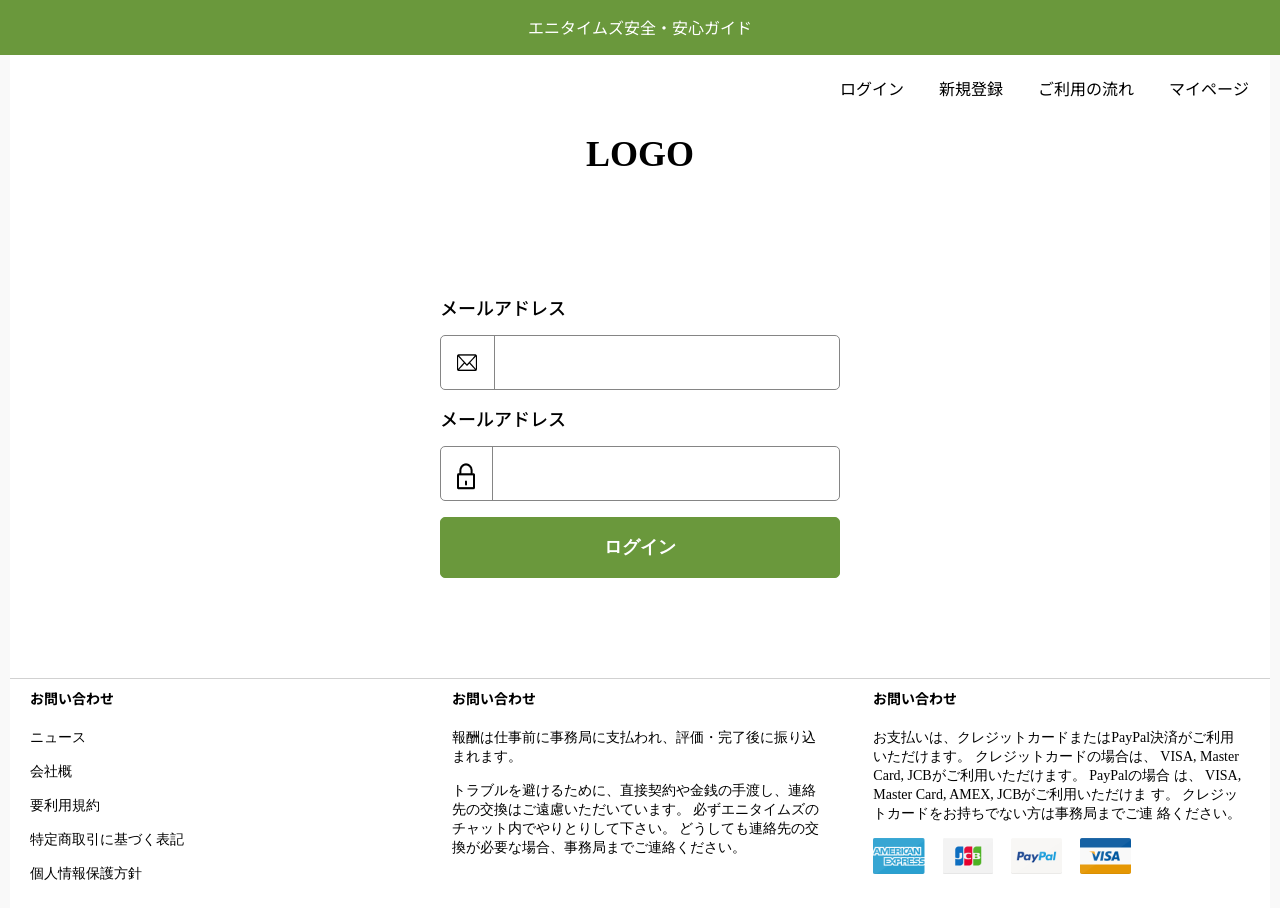
<file: login.html>
<!DOCTYPE html>
<html lang="en">

<head>
    <meta charset="UTF-8" />
    <meta name="viewport" content="width=device-width, initial-scale=1.0" />
    <title>Login</title>
    <link rel="preconnect" href="https://fonts.googleapis.com" />
    <link rel="stylesheet" href="https://cdnjs.cloudflare.com/ajax/libs/font-awesome/6.5.2/css/all.min.css" />

    <link rel="preconnect" href="https://fonts.gstatic.com" crossorigin />
    <link href="https://fonts.googleapis.com/css2?family=Noto+Sans+JP:wght@100..900&display=swap" rel="stylesheet" />
    <link rel="./Assets/Css/fonts" href="" />
    <link rel="stylesheet" href="./Assets/Css/login.css" />
</head>

<body>
    <div class="header">
        <p>エニタイムズ安全・安心ガイド</p>
    </div>
    <div class="main">
        <div class="container">
            <div class="nav">
                <ul class="nav_list">
                    <li><a href="#">ログイン</a></li>
                    <li><a href="#">新規登録</a></li>
                    <li><a href="#">ご利用の流れ</a></li>
                    <li><a href="#">マイページ</a></li>
                </ul>
            </div>
            <div class="logo">
                <p class="logo_img">LOGO</p>
            </div>

            <form action="#" id="form_login">
                <div class="form_content">
                    <div class="form_group">
                        <label for="email" class="form_lable">メールアドレス</label>
                        <div class="form_input has_icon">
                            <div class="form_input_img">
                                <img src="./Assets/Img/letter.png" alt="" />
                            </div>
                            <input class="email" id="email" name="email" type="text" />
                            <small class="form_input_error"></small>
                        </div>
                    </div>

                    <div class="form_group">
                        <label for="password" class="form_lable">メールアドレス</label>
                        <div class="form_input has_icon">
                            <div class="form_input_img">
                                <img src="./Assets/Img/pass.png" alt="" />
                            </div>
                            <input class="password" id="password" name="password" type="password" />
                            <small class="form_input_error"></small>
                        </div>
                    </div>
                    <button type="submit" class="btn-primary btn-login">
                        ログイン
                    </button>
                </div>
            </form>

        </div>
    </div>
    <div class="footer">
        <div class="footer_collum">
            <div class="footer_title">
                <p>お問い合わせ</p>
            </div>
            <div class="footer_content">
                <p>ニュース</p>
                <p>会社概</p>
                <p>要利用規約</p>
                <p>特定商取引に基づく表記</p>
                <p>個人情報保護方針</p>
            </div>
        </div>
        <div class="footer_collum">
            <div class="footer_title">
                <p>お問い合わせ</p>
            </div>
            <div class="footer_content">
                <p>報酬は仕事前に事務局に支払われ、評価・完了後に振り込まれます。</p>
                <p>
                    トラブルを避けるために、直接契約や金銭の手渡し、連絡
                    先の交換はご遠慮いただいています。 必ずエニタイムズの
                    チャット内でやりとりして下さい。 どうしても連絡先の交
                    換が必要な場合、事務局までご連絡ください。
                </p>
            </div>
        </div>
        <div class="footer_collum">
            <div class="footer_title">
                <p>お問い合わせ</p>
            </div>
            <div class="footer_content">
                <p>
                    お支払いは、クレジットカードまたはPayPal決済がご利用 いただけます。
                    クレジットカードの場合は、 VISA, Master Card,
                    JCBがご利用いただけます。 PayPalの場合 は、 VISA, Master Card, AMEX,
                    JCBがご利用いただけま す。
                    クレジットカードをお持ちでない方は事務局までご連 絡ください。
                </p>
                <img src="./Assets/Img/sponsor.png" alt="" />
            </div>
        </div>
    </div>

    <script type="module" src="./js/login.js"></script>
</body>

</html>
</file>
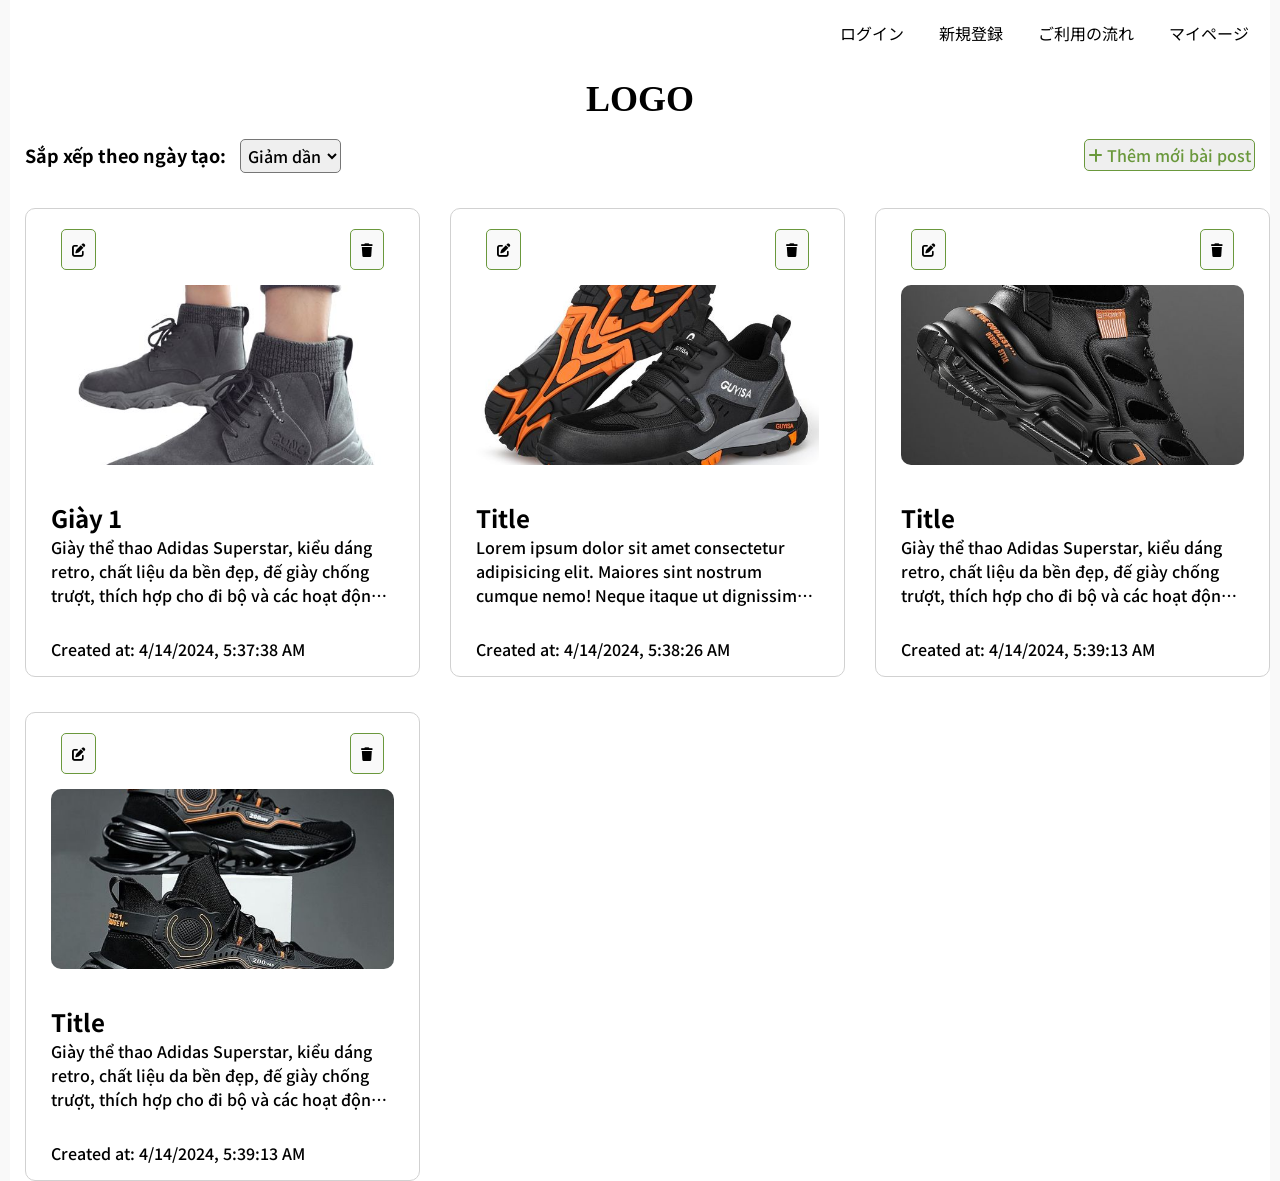
<file: postlist.html>
<!DOCTYPE html>
<html lang="en">

<head>
    <meta charset="UTF-8">
    <meta name="viewport" content="width=device-width, initial-scale=1.0">
    <title>Document</title>
    <link href='ico/favicon.ico' rel='icon'>

    <link rel="preconnect" href="https://fonts.googleapis.com">
    <link rel="stylesheet" href="https://cdnjs.cloudflare.com/ajax/libs/font-awesome/6.5.2/css/all.min.css">
    <link rel="preconnect" href="https://fonts.googleapis.com" />
    <link rel="preconnect" href="https://fonts.gstatic.com" crossorigin>
    <link href="https://fonts.googleapis.com/css2?family=Noto+Sans+JP:wght@100..900&display=swap" rel="stylesheet">
    <link rel="./Assets/Css/fonts" href="">
    <link rel="stylesheet" href="./Assets/Css/postlist.css">
</head>

<body>
    <div class="main">
        <div class="container">
            <div class="nav">
                <ul class="nav_list">
                    <li><a href="#">ログイン</a></li>
                    <li><a href="#">新規登録</a></li>
                    <li><a href="#">ご利用の流れ</a></li>
                    <li><a href="#">マイページ</a></li>
                </ul>
            </div>
            <div class="logo">
                <p class="logo_img">LOGO</p>
            </div>


            <div class="main_content">
                <div class="main_content_top">
                    <div class="post_sort">
                        <label for="sort">Sắp xếp theo ngày tạo: </label>
                        <select name="sort" id="sort">
                            <option value="desc">Giảm dần</option>
                            <option value="asc">Tăng dần</option>
                        </select>
                    </div>

                    <div class="post_add">
                        <button class="btn_add_post" id="btnAdd">
                            <i class="fa-solid fa-plus"></i> <span>Thêm mới bài post</span>
                        </button>
                    </div>
                </div>

                <div class="products" id="product_list_item">
                    <!-- <div class="product_list_item">
                        <div class="product_list_item_top">
                            <div class="product_list_top_icon">
                                <button id="btnEdit" type="button" class="btn_edit btn btn-primary" data-bs-toggle="modal"
                                    data-bs-target="#editModal">
                                    <i class="fa-solid fa-pen-to-square"></i>
                                </button>
                                <button class="btn_delete">
                                    <i class="fa-solid fa-trash"></i>
                                </button>
                            </div>
                            <div class="product_list_item_img">
                                <img src="./Assets/Img/giay3.jpg" alt="">
                            </div>
                            <div class="product_list_item_name">
                                <h2>Title</h2>
                                <p>Giày thể thao Adidas Superstar, kiểu dáng retro, chất liệu da bền đẹp, đế giày chống
                                    trượt, thích hợp cho đi bộ và các hoạt động thể thao nhẹ nhàng.</p>
                            </div>
                        </div>
                        <div class="product_list_item_bootom">
                            <span> Ngày đăng:</span>
                        </div>
                    </div> -->
                </div>
            </div>
        </div>
    </div>
    </div>
    <div class="modal_edit" id="editModal" tabindex="-1" aria-labelledby="editModalLabel" aria-hidden="true" hidden>
        <div class="modal_content">
            <div class="modal_header">
                <h2 class="modal-title" id="editModalLabel">Edit Product</h2>
                <button type="button" class="btn_close" data-bs-dismiss="modal" aria-label="Close"></button>
            </div>
            <div class="modal_body">
                <label for="editImage">Image URL:</label>
                <input type="text" id="editImage" class="form_control">
                <label for="editTitle">Title:</label>
                <input type="text" id="editTitle" class="form_control">
                <label for="editDescription">Description:</label>
                <textarea id="editDescription" class="form_control" rows="5" cols="50"></textarea>

            </div>
            <div class="modal_footer">
                <button type="button" class="btn btn-secondary" id="closebtn" data-bs-dismiss="modal">Close</button>
                <button type="button" class="btn btn-primary" id="saveChanges">Save</button>
            </div>
        </div>
    </div>

    <div class="modal_delete" id="deleteModal" tabindex="-1" aria-labelledby="deleteModalLabel" aria-hidden="true"
        hidden>
        <div class="modal_content">
            <div class="modal_header">
                <h2 class="modal-title" id="delete_ModalLabel">Delete Product</h2>
                <button type="button" class="btn_close" data-bs-dismiss="modal" aria-label="Close"></button>
            </div>
            <div class="modal_body">
                <p>Bạn có chắc chắn muốn xóa bài post này</p>
            </div>
            <div class="modal_footer">
                <button type="button" class="btn btn-secondary" id="closebtn" data-bs-dismiss="modal">Close</button>
                <button type="button" class="btn btn-primary" id="deletebtn">Delete</button>
            </div>
        </div>
    </div>
    <div class="modal_add" id="addModal" tabindex="-1" aria-labelledby="addModalLabel" aria-hidden="true" hidden>
        <div class="modal_content">
            <div class="modal_header">
                <h2 class="modal-title" id="addModalLabel">ADD Post</h2>
                <button type="button" class="btn_close" data-bs-dismiss="modal" aria-label="Close"></button>
            </div>
            <div class="modal_body">
                <label for="addImage">Image URL:</label>
                <input type="text" id="addImage" class="form_control">
                <label for="addTitle">Title:</label>
                <input type="text" id="addTitle" class="form_control">
                <label for="addDescription">Description:</label>
                <textarea id="addDescription" class="form_control" rows="5" cols="50"></textarea>

                <!-- <label for="addCreate">Create at:</label>
                <input type="text" id="addCreate" class="form_control"> -->
            </div>
            <div class="modal_footer">
                <button type="button" class="btn btn-secondary" id="closebtn" data-bs-dismiss="modal">Close</button>
                <button type="button" class="btn btn-primary" id="saveChanges">Save</button>
            </div>
        </div>
    </div>


    <script src="js/poslist.js"></script>
    <!-- <script type="module" src="./js/data_postlist.js"></script> -->

</body>

</html>
</file>
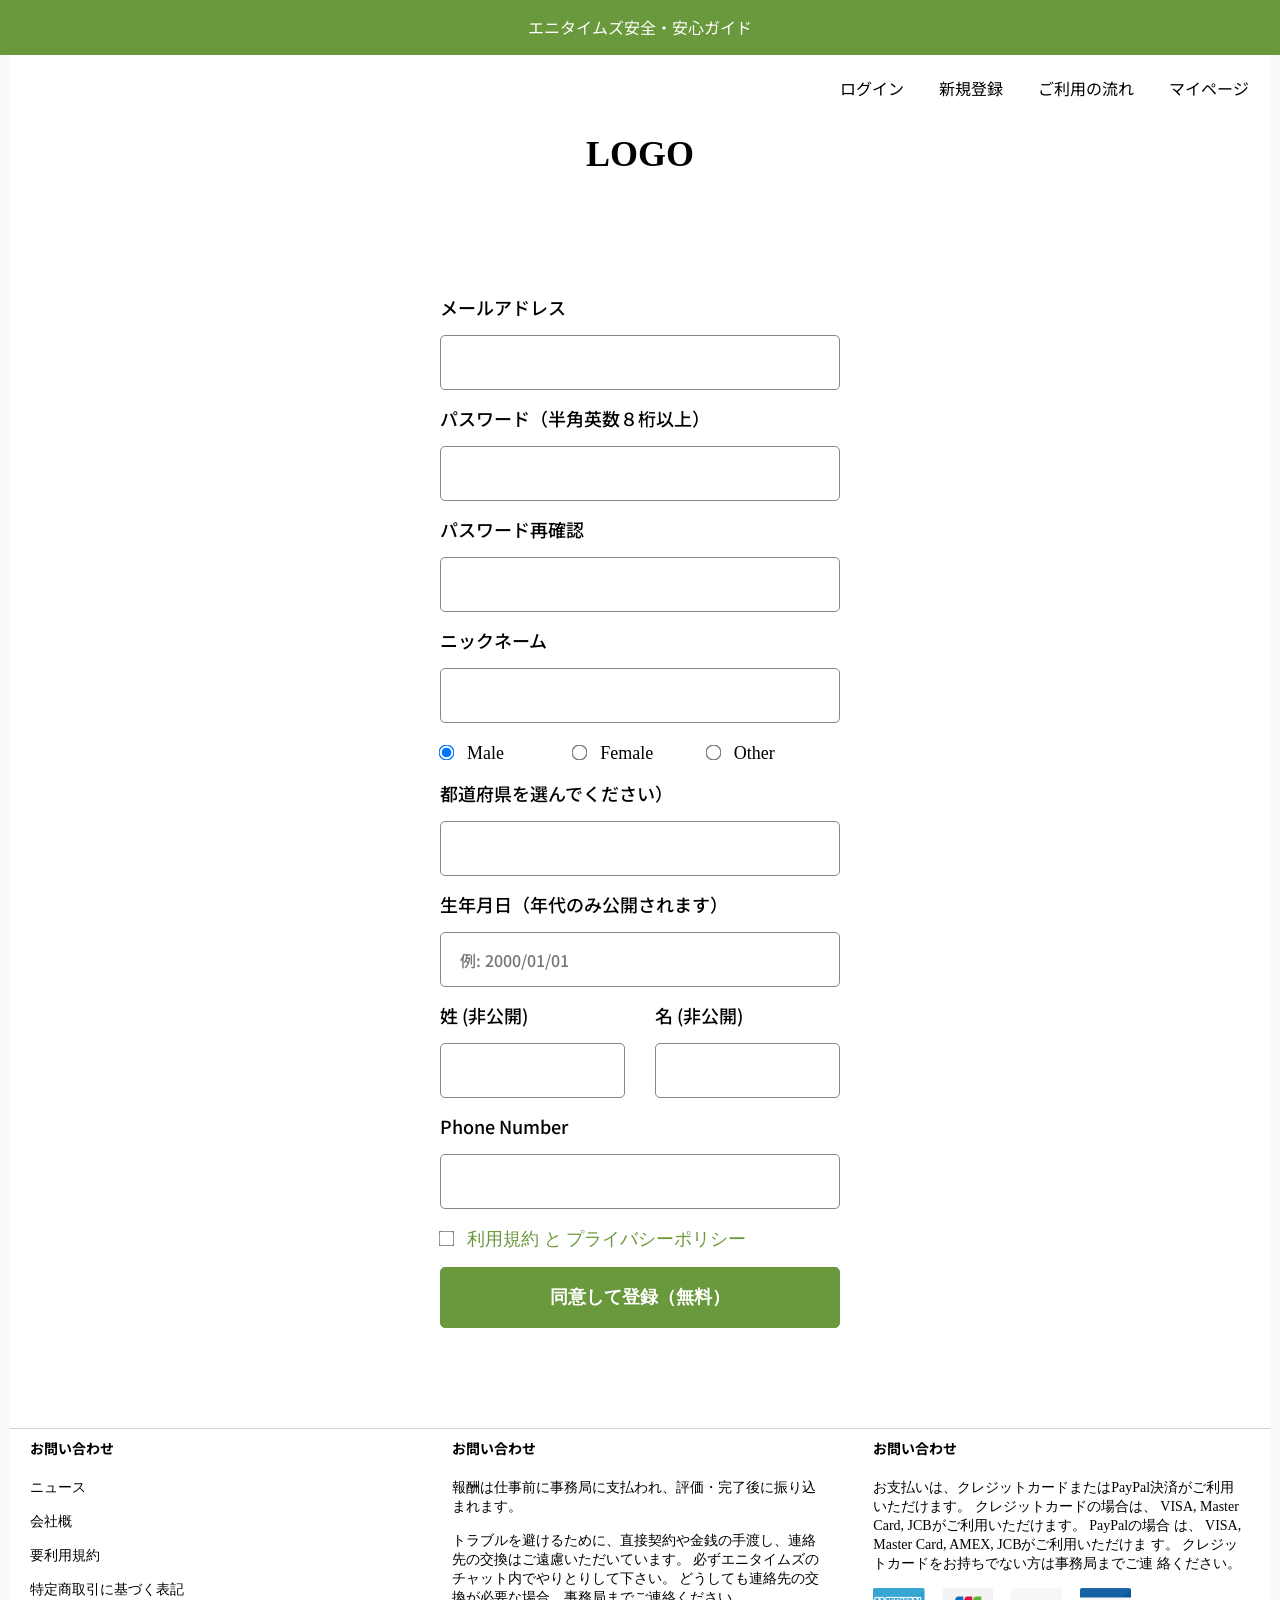
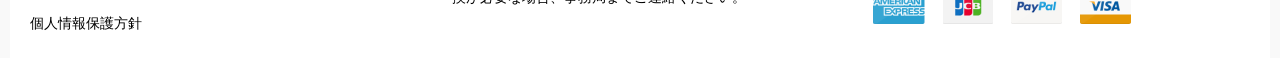
<file: rigester.html>
<!DOCTYPE html>
<html lang="en">

<head>
    <meta charset="UTF-8">
    <meta name="viewport" content="width=device-width, initial-scale=1.0">
    <title>Rigester</title>
    <link rel="preconnect" href="https://fonts.googleapis.com">
    <link rel="stylesheet" href="https://cdnjs.cloudflare.com/ajax/libs/font-awesome/6.5.2/css/all.min.css">

    <link rel="preconnect" href="https://fonts.gstatic.com" crossorigin>
    <link href="https://fonts.googleapis.com/css2?family=Noto+Sans+JP:wght@100..900&display=swap" rel="stylesheet">
    <link rel="./Assets/Css/fonts" href="">
    <link rel="stylesheet" href="./Assets/Css/rigester.css">
</head>

<body>
    <div class="header">
        <p>エニタイムズ安全・安心ガイド</p>
    </div>
    <div class="main">
        <div class="container">
            <div class="nav">
                <ul class="nav_list">
                    <li><a href="#">ログイン</a></li>
                    <li><a href="#">新規登録</a></li>
                    <li><a href="#">ご利用の流れ</a></li>
                    <li><a href="#">マイページ</a></li>
                </ul>
            </div>
            <div class="logo">
                <p class="logo_img">LOGO</p>
            </div>
            <form action="#" id="form_rigester">
                <div class="form_content">
                    <div class="form_group">
                        <label for="email" class="form_lable">メールアドレス</label>
                        <div class="form_input">
                            <input type="text" name="email" id="email" />
                            <small class="form_input_error"></small>
                        </div>
                    </div>
                    <div class="form_group">
                        <label for="password" class="form_lable">パスワード（半角英数８桁以上）</label>
                        <div class="form_input">
                            <input type="password" name="password" id="password" />
                            <small class="form_input_error"></small>
                        </div>
                    </div>
                    <div class="form_group">
                        <label for="confirmPassword" class="form_lable">パスワード再確認</label>
                        <div class="form_input">
                            <input type="password" name="confirmPassword" id="confirmPassword" />
                            <small class="form_input_error_confirm"></small>
                        </div>
                    </div>
                    <div class="form_group">
                        <label for="nickname" class="form_lable">ニックネーム</label>
                        <div class="form_input">
                            <input type="text" name="nickname" id="nickname" />
                            <small class="form_input_error"></small>
                        </div>
                    </div>
                    <div class="form_check">
                        <div class="form_group">
                            <input type="radio" name="gender" value="male" checked />
                            <span class="form_radio_name">Male</span>
                        </div>
                        <div class="form_group">
                            <input type="radio" name="gender" value="female" />
                            <span class="form_radio_name">Female</span>
                        </div>
                        <div class="form_group">
                            <input type="radio" name="gender" value="other" />
                            <span class="form_radio_name">Other</span>
                        </div>
                    </div>
                    <div class="form_group">
                        <label for="province" class="form_lable">都道府県を選んでください）</label>
                        <div class="form_input">
                            <input type="text" name="province" id="province" />
                            <small class="form_input_error"></small>
                        </div>
                    </div>
                    <div class="form_group">
                        <label for="bird" class="form_lable">生年月日（年代のみ公開されます）</label>
                        <div class="form_input">
                            <input type="text" placeholder="例: 2000/01/01" name="bird" id="bird" />
                            <small class="form_input_error"></small>
                        </div>
                    </div>
                    <div class="form_name">
                        <div class="form_group">
                            <label for="lastName" class="form_lable">姓 (非公開)</label>
                            <div class="form_input">
                                <input type="text" name="lastName" id="lastName" />
                                <small class="form_input_error"></small>
                            </div>
                        </div>
                        <div class="form_group">
                            <label for="firstName" class="form_lable">名 (非公開)</label>
                            <div class="form_input">
                                <input type="text" name="firstName" id="firstName" />
                                <small class="form_input_error"></small>
                            </div>
                        </div>
                    </div>
                    <div class="form_group">
                        <label for="phone" class="form_lable">Phone Number</label>
                        <div class="form_input">
                            <input type="text" name="phone" id="phone" />
                            <small class="form_input_error"></small>
                        </div>
                    </div>
                    <div class="form_group">
                        <div class="form_agree">
                            <input type="checkbox" name="gender" value="other" />
                            <span class="form_agree_desc">利用規約 と プライバシーポリシー</span>
                        </div>
                    </div>
                    <button id="submitBtn" type="submit" class="btn-primary btn_rigester">
                        同意して登録（無料）
                    </button>
                </div>
            </form>

        </div>
    </div>
    <div class="footer">
        <div class="footer_collum">
            <div class="footer_title">
                <p>
                    お問い合わせ
                </p>
            </div>
            <div class="footer_content">
                <p>ニュース</p>
                <p>会社概</p>
                <p>要利用規約</p>
                <p>特定商取引に基づく表記</p>
                <p>個人情報保護方針</p>
            </div>
        </div>
        <div class="footer_collum">
            <div class="footer_title">
                <p>
                    お問い合わせ
                </p>
            </div>
            <div class="footer_content">
                <p>報酬は仕事前に事務局に支払われ、評価・完了後に振り込まれます。</p>
                <p>トラブルを避けるために、直接契約や金銭の手渡し、連絡
                    先の交換はご遠慮いただいています。 必ずエニタイムズの
                    チャット内でやりとりして下さい。 どうしても連絡先の交
                    換が必要な場合、事務局までご連絡ください。
                </p>

            </div>
        </div>
        <div class="footer_collum">
            <div class="footer_title">
                <p>
                    お問い合わせ
                </p>
            </div>
            <div class="footer_content">
                <p>
                    お支払いは、クレジットカードまたはPayPal決済がご利用
                    いただけます。 クレジットカードの場合は、 VISA,
                    Master Card, JCBがご利用いただけます。 PayPalの場合
                    は、 VISA, Master Card, AMEX, JCBがご利用いただけま
                    す。 クレジットカードをお持ちでない方は事務局までご連
                    絡ください。
                </p>
                <img src="./Assets/Img/sponsor.png" alt="">
            </div>
        </div>
    </div>
    <script type="module" src="./js/rigester.js"></script>

</body>

</html>
</file>
<file: Assets/Css/style.css>
*{
    padding: 0;
    margin: 0;  
    box-sizing: border-box;
    font-family:"Noto Sans JP", sans-serif;
    
}

body{
    background-color: #F9F9F9;
    /* overflow-x: hidden; */
}
.header{
    line-height: 55px;
    background-color: #6A983C;
    color: #fff;
}
.header p{
    text-align: center; 
}

.container{
    max-width: 1260px; 
    margin:auto;
    text-align:center;
    background-color: #fff;
}
.nav{
    padding: 21px;
}
.nav_list{
    display: flex;
    justify-content: end;
    gap: 35px;
}
.nav_list li{
    list-style: none;
    position: relative;
}
.nav_list li a{
    text-decoration: none;
    color: #000;
    position: relative;
}
.nav_list li a:hover {
    color: #6A983C; 
    transition: all 0.2s linear;
}
.nav_list li a::after {
    content: '';
    position: absolute;
    bottom: -5px; 
    left: 0;
    width: 100%;
    height: 3px; 
    background-color: #6A983C;
    transform: scaleX(0); 
    transition: transform 0.3s ease; 
}
.nav_list li a:hover::after {
    transform: scaleX(1); 
}
.logo{
    padding-top: 9px;
}
.logo_img{
    font-family: 'open sans';
    font-weight: 700;
    font-size:36px ;
    line-height: 49px;
      
}
.filter{
    padding: 15px 10px ;
    display: flex;
    gap: 15px;
    justify-content: center;
}
.filter_form{
    display: flex; 
    justify-content: center; 
    align-items: center;
    gap: 20px;
}
.filter_form_input{
    width: 80%;
    height: 42px;
    border-radius: 5px;
    background-color: #F9F9F9;
    color: #000;
    font-size: 18px;
    padding: 0px 10px ;

}
.filter_form_search{
    width: 42px;
    height: 42px;
    background-color: #6A983C;
    border-radius: 5px;
    color: #FFF;
    outline: none;
    border: 0;
}
.nav2_bg{
    background-color: #F9F9F9;
}
.nav2{
    display: flex;
    justify-content: space-between;
    padding: 20px;
    margin-top: 20px;
    
}

.nav2_title {
    text-decoration: none;
    color: #000;
    position: relative;
    font-size: 18px;
    font-weight: 700;
}
.nav2_title:hover {
    color: #6A983C; 
    transition: all 0.2s linear;
}
.nav2_title::after {
    content: '';
    position: absolute;
    bottom: -5px; 
    left: 0;
    width: 100%;
    height: 3px; 
    background-color: #6A983C;
    transform: scaleX(0); 
    transition: transform 0.3s ease; 
}
.nav2_title:hover::after {
    transform: scaleX(1); 
}
.nav2_title.active{
    color: #6A983C;
}
.question{
    display: flex;
    justify-content: space-between;
    padding: 15px 20px;
    align-items: center;
}
.question_title p{
    font-size: 15px;
    font-family: 'Noto Sans';
    font-weight: 400;
    line-height: 20.5px;
    text-align: left;
}
.question_btn button{
    border-radius: 5px;
    padding: 10px;
    border: 1px solid #6A983C;
    background-color: #FFF;
    color: #6A983C;
    font-family: 'Noto Sans';
    font-size: 18px;
    font-weight: 700;
    line-height: 24.5px;
}
.banner{
    display: flex;
    gap: 35px;
    
}
.banner img{
    max-width: 50%;
}
.product_main{
    padding: 20px;
    width: 100%;
    display: grid;
    grid-template-columns: 1fr 3fr;
}   
.product_menu{
    
    text-align: left;
    padding-left: 5px;
    
}


.product_menu_btn{
    display: flex;
    gap: 10px;
    align-items: center;
    
}
.product_menu_btn p{
    font-weight: 600;
    font-size: 18px;
    line-height: 24.5px;
}
.product_category_title{
    font-size: 15px;
}
.product_menu_icon{
    border-color: #FFF;
    background-color: #FFF;
    color: #000;
    border: none;
    font-size: 25px;
}
.product_category{
   
}
.product_category_title p{
    font-size: 14px;
    font-weight: 700;
    line-height: 19px;
    color: #000;
    margin-bottom: 10px;
}
.product_category_list_item{
    font-weight: 400;
    font-size: 14px;
    line-height: 19px;
    color: #575757;
    margin-bottom: 10px;
}
.product_list{
    display: grid;
    grid-template-columns: repeat(3,1fr);
    /* grid-auto-rows: 390px; */
    justify-content: space-between;
    gap:15px;
}
.product_list_item{
    /* width: 92%; */
    padding-top: 15px;
    border-radius: 10px;
    border: 1px solid #d1d1d1;
    margin-bottom: 20px;
    position: relative;

}
.top{
    padding: 0px 15px;

}
.ava_top{
    width: 100%;
    border-radius: 10px;
    height: 180px;
    box-sizing: border-box;
}
.user_avt{
    width: 25px;
    height: 25px;
    border-radius: 50%;
    object-fit: cover;
    
}

.product_list_item {
    overflow: hidden;
}
.product_list_item .top {
    position: relative;
}
.product_list_item .top .top_img img:hover {
    width: 100%;
    transition: transform 0.3s ease; 
    transform: scale(1.2); 
}
.top_img:hover{
    overflow: hidden;
}

.product_list_item .user{
    padding: 5px 0px;
    display: flex;
    align-items: center;
    gap: 10px;
}
.product_list_item .user .user_name p{
    font-size: 12px;
    font-weight: 400;
    line-height: 16.5px;
    
}
.product_list_item .title {
    font-weight: 700;
    font-size: 14px;
    line-height: 19px;
    color: #151515;
    text-align: left;
    margin-bottom: 10px;
    width: 100%;
    display: -webkit-box;
    -webkit-line-clamp: 1;
    -webkit-box-orient: vertical;
    overflow: hidden;
} 
.product_list_item .content{
    font-weight: 400;
    font-size: 14px;
    line-height: 16px;
    color: #575757;
    text-align: left;
    margin-bottom: 10px;
    /* turncate ( ẩn đi khi số dòng vượt quá quy định) */
    display: -webkit-box;
    -webkit-line-clamp: 3;
    -webkit-box-orient: vertical;
    overflow: hidden;
}
.product_list_item .bottom{
    background-color: #F9F9F9;
    margin-top: 10px;
    padding: 10px 10px;
    display: flex;
    justify-content: space-between;
    align-items: center;
}
.product_list_item .bottom .quantity{
    display: flex;
    gap: 10px;
    align-items: center;
}
.product_list_item .bottom .quantity .quantity_sl{
    font-weight: 400;
    font-size: 14px;
    line-height: 19px;
    color: #575757;
}
.product_list_item .bottom .price p{
    font-family: 'Noto Sans';
    font-size: 14px;
    font-weight: 700;
    line-height: 24.5px;
    
}

.product_list_item_certifier{
    position: absolute;
    top: 20px;
    background-color: #6A983C;
    padding: 10px 0;
    width: 70%;
    border-top-right-radius: 5px;
    border-bottom-right-radius: 5px;
    border-top-left-radius: 5px;
}
.product_list_item_certifier ::after{
    content: "";
    position: absolute;
    left: -0.1px;
    bottom: -15px;
    border-top: 16px solid  #46760A;
    border-left: 16px solid transparent;
    background-color: currentColor;
    /* filter: brightness(60%); */
}

.product_list_item_certifier p{
    font-weight: 700;
    font-size: 15px;
    font-family: 'Noto Sans';
    line-height: 13.6px;
    color: #FFF;
}
.product_list_item_favourite{
    position: absolute;
    top: 20px;
    right: 30px;    
}
.product_list_item_favourite_btn{
    border-radius: 50%;
    padding: 10px;
    border: 1px solid #6A983C;
}
.product_list_item_favourite_btn i{
    color: #6A983C;
}
/* phan trang */
.pagination {
    margin-top: 20px;
}

.pagination-list {
    list-style: none;
    padding: 0 40px 0;
    display: flex;
    justify-content: end;
}

.pagination-list li {
    display: inline-block;
    margin-right: 5px;
    cursor: pointer;
    padding: 5px 10px;
    border: 1px solid #ccc;
}

.pagination-list li.active {
    background-color: #6A983C;
    color: white;
    border-color: #6A983C;
}

.footer{
    max-width: 1260px; 
    margin:auto;

    background-color: #fff;
    display: grid;
    grid-template-columns: repeat(3, 1fr);
    text-align:left ;
    border-top: 1px solid #D1D1D1;
    padding: 10px 20px;
    gap: 45px;
    
}
.footer .footer_title{
    font-family: 'Noto Sans';
    font-weight: 700;
    font-size: 14px;
    line-height: 19px;
    text-align:left ;
    margin-bottom: 20px;
    
}
.footer .footer_content{
    text-align:left ;
    
}
.footer .footer_content p{
    margin-bottom: 15px;
    font-family: 'Noto Sans';
    font-weight: 400;
    font-size: 14px;
    line-height: 19px;
}
/*  */

@media screen and  (max-width:1279px) {
    .nav_list{
        gap: 15px;
    }
    .nav_list li a{
        font-size: 20px;
    }
    .question{
        flex-direction: column;
    }  
    .nav2_title{
        font-size: 18px;
       
    }
    .question .question_title p{
        font-size: 20px;
        padding-bottom: 10px;
    }
    .question_btn{
        width: 100%;
    }
    .question_btn button{
        width: 100%;
    }
    .banner{
        gap: 0px;

    }
    .banner img{
        
        border-radius: 5px;
        padding: 3px 10px 0px;
    }
    .product_menu{
        display: none;
    }
    .product_main{
        width: 100%;
        padding: 10px;
        grid-template-columns: 1fr;
    }
    .ava_top{
        object-fit: cover;
        height: 180px;
    }
    .product_list{  
        grid-template-columns: repeat(2,1fr);  
        width: 100%;    
        padding: 0;  
    }
   .product_list_item{
        width: 100%;;
        
    }
    .product_list_item .bottom .price p{
        font-size: 25px;
    }
    .product_list_item_certifier{
        padding: 10px 0;
        width: 50%;
    }
    .product_list_item .bottom .quantity .quantity_sl,
    .product_list_item_certifier p{
        font-size: 18px;
    }
    .product_list_item_favourite_btn{
        padding: 6px 10px;
    }
   
    .footer{
        display: flex;
        flex-direction: column;
        align-items: center;
        justify-content: center;

    }
    .footer_title p, .footer_content p{
        text-align: center;
        margin: 0 auto; 
    }
    .footer_content img {
        display: block; 
        margin: 0 auto;
    }

}
@media screen and (max-width:767.9px) {
  
    .nav_list li a{
        font-size: 14px;
    }
    
    .nav2_title{
        font-size: 10px;
    }
    .question .question_title p{
        font-size: 10px;
    }
   
    .banner{
        flex-direction: column;
        align-items: center;
        max-width: 100%;
    }
    .banner img{
        max-width: 100%;
    }
    .product_list{  
        grid-template-columns: repeat(1,1fr);  
        width: 100%;    
        padding: 0;  
    }
    .product_list_item{
        width: 100%;;
        
    }
    .product_list_item .bottom .price p{
        font-size: 20px;
    }
    .product_list_item .bottom .quantity .quantity_sl{
        font-size: 18px;
    }
 .product_list_item_certifier p{
    font-size: 15px;
 }
    .footer{
        display: flex;
        flex-direction: column;
        align-items: center;
        justify-content: center;

    }
    .footer_title p, .footer_content p{
        text-align: center;
        margin: 0 auto; 
    }
   
}
</file>
<file: Assets/Fonts/themify-icons-font/themify-icons/demo-files/demo.css>
body {
	font: normal 1em/1.5em Arial, Helvetica, sans-serif;
	max-width: 90%;
	margin: 30px auto 0;
}
h1, h3 {
	font-weight: normal;
}
h3 {
	font-size: 1.4;
	text-transform: uppercase;
	letter-spacing: 1px;
}

.icon-section {
	margin: 0 0 3em;
	clear: both;
	overflow: hidden;
}
.icon-container {
	width: 240px; 
	padding: .7em 0;
	float: left; 
	position: relative;
	text-align: left;
}
.icon-container [class^="ti-"], 
.icon-container [class*=" ti-"] {
	color: #000;
	position: absolute;
	margin-top: 3px;
	transition: .3s;
}
.icon-container:hover [class^="ti-"],
.icon-container:hover [class*=" ti-"] {
	font-size: 2.2em;
	margin-top: -5px;
}
.icon-container:hover .icon-name {
	color: #000;
}
.icon-name {
	color: #aaa;
	margin-left: 35px;
	font-size: .8em;
	transition: .3s;
}
.icon-container:hover .icon-name {
	margin-left: 45px;
}
</file>
<file: Assets/Fonts/themify-icons-font/themify-icons/themify-icons.css>
@font-face {
	font-family: 'themify';
	src:url('fonts/themify.eot?-fvbane');
	src:url('fonts/themify.eot?#iefix-fvbane') format('embedded-opentype'),
		url('fonts/themify.woff?-fvbane') format('woff'),
		url('fonts/themify.ttf?-fvbane') format('truetype'),
		url('fonts/themify.svg?-fvbane#themify') format('svg');
	font-weight: normal;
	font-style: normal;
}

[class^="ti-"], [class*=" ti-"] {
	font-family: 'themify';
	speak: none;
	font-style: normal;
	font-weight: normal;
	font-variant: normal;
	text-transform: none;
	line-height: 1;

	/* Better Font Rendering =========== */
	-webkit-font-smoothing: antialiased;
	-moz-osx-font-smoothing: grayscale;
}

.ti-wand:before {
	content: "\e600";
}
.ti-volume:before {
	content: "\e601";
}
.ti-user:before {
	content: "\e602";
}
.ti-unlock:before {
	content: "\e603";
}
.ti-unlink:before {
	content: "\e604";
}
.ti-trash:before {
	content: "\e605";
}
.ti-thought:before {
	content: "\e606";
}
.ti-target:before {
	content: "\e607";
}
.ti-tag:before {
	content: "\e608";
}
.ti-tablet:before {
	content: "\e609";
}
.ti-star:before {
	content: "\e60a";
}
.ti-spray:before {
	content: "\e60b";
}
.ti-signal:before {
	content: "\e60c";
}
.ti-shopping-cart:before {
	content: "\e60d";
}
.ti-shopping-cart-full:before {
	content: "\e60e";
}
.ti-settings:before {
	content: "\e60f";
}
.ti-search:before {
	content: "\e610";
}
.ti-zoom-in:before {
	content: "\e611";
}
.ti-zoom-out:before {
	content: "\e612";
}
.ti-cut:before {
	content: "\e613";
}
.ti-ruler:before {
	content: "\e614";
}
.ti-ruler-pencil:before {
	content: "\e615";
}
.ti-ruler-alt:before {
	content: "\e616";
}
.ti-bookmark:before {
	content: "\e617";
}
.ti-bookmark-alt:before {
	content: "\e618";
}
.ti-reload:before {
	content: "\e619";
}
.ti-plus:before {
	content: "\e61a";
}
.ti-pin:before {
	content: "\e61b";
}
.ti-pencil:before {
	content: "\e61c";
}
.ti-pencil-alt:before {
	content: "\e61d";
}
.ti-paint-roller:before {
	content: "\e61e";
}
.ti-paint-bucket:before {
	content: "\e61f";
}
.ti-na:before {
	content: "\e620";
}
.ti-mobile:before {
	content: "\e621";
}
.ti-minus:before {
	content: "\e622";
}
.ti-medall:before {
	content: "\e623";
}
.ti-medall-alt:before {
	content: "\e624";
}
.ti-marker:before {
	content: "\e625";
}
.ti-marker-alt:before {
	content: "\e626";
}
.ti-arrow-up:before {
	content: "\e627";
}
.ti-arrow-right:before {
	content: "\e628";
}
.ti-arrow-left:before {
	content: "\e629";
}
.ti-arrow-down:before {
	content: "\e62a";
}
.ti-lock:before {
	content: "\e62b";
}
.ti-location-arrow:before {
	content: "\e62c";
}
.ti-link:before {
	content: "\e62d";
}
.ti-layout:before {
	content: "\e62e";
}
.ti-layers:before {
	content: "\e62f";
}
.ti-layers-alt:before {
	content: "\e630";
}
.ti-key:before {
	content: "\e631";
}
.ti-import:before {
	content: "\e632";
}
.ti-image:before {
	content: "\e633";
}
.ti-heart:before {
	content: "\e634";
}
.ti-heart-broken:before {
	content: "\e635";
}
.ti-hand-stop:before {
	content: "\e636";
}
.ti-hand-open:before {
	content: "\e637";
}
.ti-hand-drag:before {
	content: "\e638";
}
.ti-folder:before {
	content: "\e639";
}
.ti-flag:before {
	content: "\e63a";
}
.ti-flag-alt:before {
	content: "\e63b";
}
.ti-flag-alt-2:before {
	content: "\e63c";
}
.ti-eye:before {
	content: "\e63d";
}
.ti-export:before {
	content: "\e63e";
}
.ti-exchange-vertical:before {
	content: "\e63f";
}
.ti-desktop:before {
	content: "\e640";
}
.ti-cup:before {
	content: "\e641";
}
.ti-crown:before {
	content: "\e642";
}
.ti-comments:before {
	content: "\e643";
}
.ti-comment:before {
	content: "\e644";
}
.ti-comment-alt:before {
	content: "\e645";
}
.ti-close:before {
	content: "\e646";
}
.ti-clip:before {
	content: "\e647";
}
.ti-angle-up:before {
	content: "\e648";
}
.ti-angle-right:before {
	content: "\e649";
}
.ti-angle-left:before {
	content: "\e64a";
}
.ti-angle-down:before {
	content: "\e64b";
}
.ti-check:before {
	content: "\e64c";
}
.ti-check-box:before {
	content: "\e64d";
}
.ti-camera:before {
	content: "\e64e";
}
.ti-announcement:before {
	content: "\e64f";
}
.ti-brush:before {
	content: "\e650";
}
.ti-briefcase:before {
	content: "\e651";
}
.ti-bolt:before {
	content: "\e652";
}
.ti-bolt-alt:before {
	content: "\e653";
}
.ti-blackboard:before {
	content: "\e654";
}
.ti-bag:before {
	content: "\e655";
}
.ti-move:before {
	content: "\e656";
}
.ti-arrows-vertical:before {
	content: "\e657";
}
.ti-arrows-horizontal:before {
	content: "\e658";
}
.ti-fullscreen:before {
	content: "\e659";
}
.ti-arrow-top-right:before {
	content: "\e65a";
}
.ti-arrow-top-left:before {
	content: "\e65b";
}
.ti-arrow-circle-up:before {
	content: "\e65c";
}
.ti-arrow-circle-right:before {
	content: "\e65d";
}
.ti-arrow-circle-left:before {
	content: "\e65e";
}
.ti-arrow-circle-down:before {
	content: "\e65f";
}
.ti-angle-double-up:before {
	content: "\e660";
}
.ti-angle-double-right:before {
	content: "\e661";
}
.ti-angle-double-left:before {
	content: "\e662";
}
.ti-angle-double-down:before {
	content: "\e663";
}
.ti-zip:before {
	content: "\e664";
}
.ti-world:before {
	content: "\e665";
}
.ti-wheelchair:before {
	content: "\e666";
}
.ti-view-list:before {
	content: "\e667";
}
.ti-view-list-alt:before {
	content: "\e668";
}
.ti-view-grid:before {
	content: "\e669";
}
.ti-uppercase:before {
	content: "\e66a";
}
.ti-upload:before {
	content: "\e66b";
}
.ti-underline:before {
	content: "\e66c";
}
.ti-truck:before {
	content: "\e66d";
}
.ti-timer:before {
	content: "\e66e";
}
.ti-ticket:before {
	content: "\e66f";
}
.ti-thumb-up:before {
	content: "\e670";
}
.ti-thumb-down:before {
	content: "\e671";
}
.ti-text:before {
	content: "\e672";
}
.ti-stats-up:before {
	content: "\e673";
}
.ti-stats-down:before {
	content: "\e674";
}
.ti-split-v:before {
	content: "\e675";
}
.ti-split-h:before {
	content: "\e676";
}
.ti-smallcap:before {
	content: "\e677";
}
.ti-shine:before {
	content: "\e678";
}
.ti-shift-right:before {
	content: "\e679";
}
.ti-shift-left:before {
	content: "\e67a";
}
.ti-shield:before {
	content: "\e67b";
}
.ti-notepad:before {
	content: "\e67c";
}
.ti-server:before {
	content: "\e67d";
}
.ti-quote-right:before {
	content: "\e67e";
}
.ti-quote-left:before {
	content: "\e67f";
}
.ti-pulse:before {
	content: "\e680";
}
.ti-printer:before {
	content: "\e681";
}
.ti-power-off:before {
	content: "\e682";
}
.ti-plug:before {
	content: "\e683";
}
.ti-pie-chart:before {
	content: "\e684";
}
.ti-paragraph:before {
	content: "\e685";
}
.ti-panel:before {
	content: "\e686";
}
.ti-package:before {
	content: "\e687";
}
.ti-music:before {
	content: "\e688";
}
.ti-music-alt:before {
	content: "\e689";
}
.ti-mouse:before {
	content: "\e68a";
}
.ti-mouse-alt:before {
	content: "\e68b";
}
.ti-money:before {
	content: "\e68c";
}
.ti-microphone:before {
	content: "\e68d";
}
.ti-menu:before {
	content: "\e68e";
}
.ti-menu-alt:before {
	content: "\e68f";
}
.ti-map:before {
	content: "\e690";
}
.ti-map-alt:before {
	content: "\e691";
}
.ti-loop:before {
	content: "\e692";
}
.ti-location-pin:before {
	content: "\e693";
}
.ti-list:before {
	content: "\e694";
}
.ti-light-bulb:before {
	content: "\e695";
}
.ti-Italic:before {
	content: "\e696";
}
.ti-info:before {
	content: "\e697";
}
.ti-infinite:before {
	content: "\e698";
}
.ti-id-badge:before {
	content: "\e699";
}
.ti-hummer:before {
	content: "\e69a";
}
.ti-home:before {
	content: "\e69b";
}
.ti-help:before {
	content: "\e69c";
}
.ti-headphone:before {
	content: "\e69d";
}
.ti-harddrives:before {
	content: "\e69e";
}
.ti-harddrive:before {
	content: "\e69f";
}
.ti-gift:before {
	content: "\e6a0";
}
.ti-game:before {
	content: "\e6a1";
}
.ti-filter:before {
	content: "\e6a2";
}
.ti-files:before {
	content: "\e6a3";
}
.ti-file:before {
	content: "\e6a4";
}
.ti-eraser:before {
	content: "\e6a5";
}
.ti-envelope:before {
	content: "\e6a6";
}
.ti-download:before {
	content: "\e6a7";
}
.ti-direction:before {
	content: "\e6a8";
}
.ti-direction-alt:before {
	content: "\e6a9";
}
.ti-dashboard:before {
	content: "\e6aa";
}
.ti-control-stop:before {
	content: "\e6ab";
}
.ti-control-shuffle:before {
	content: "\e6ac";
}
.ti-control-play:before {
	content: "\e6ad";
}
.ti-control-pause:before {
	content: "\e6ae";
}
.ti-control-forward:before {
	content: "\e6af";
}
.ti-control-backward:before {
	content: "\e6b0";
}
.ti-cloud:before {
	content: "\e6b1";
}
.ti-cloud-up:before {
	content: "\e6b2";
}
.ti-cloud-down:before {
	content: "\e6b3";
}
.ti-clipboard:before {
	content: "\e6b4";
}
.ti-car:before {
	content: "\e6b5";
}
.ti-calendar:before {
	content: "\e6b6";
}
.ti-book:before {
	content: "\e6b7";
}
.ti-bell:before {
	content: "\e6b8";
}
.ti-basketball:before {
	content: "\e6b9";
}
.ti-bar-chart:before {
	content: "\e6ba";
}
.ti-bar-chart-alt:before {
	content: "\e6bb";
}
.ti-back-right:before {
	content: "\e6bc";
}
.ti-back-left:before {
	content: "\e6bd";
}
.ti-arrows-corner:before {
	content: "\e6be";
}
.ti-archive:before {
	content: "\e6bf";
}
.ti-anchor:before {
	content: "\e6c0";
}
.ti-align-right:before {
	content: "\e6c1";
}
.ti-align-left:before {
	content: "\e6c2";
}
.ti-align-justify:before {
	content: "\e6c3";
}
.ti-align-center:before {
	content: "\e6c4";
}
.ti-alert:before {
	content: "\e6c5";
}
.ti-alarm-clock:before {
	content: "\e6c6";
}
.ti-agenda:before {
	content: "\e6c7";
}
.ti-write:before {
	content: "\e6c8";
}
.ti-window:before {
	content: "\e6c9";
}
.ti-widgetized:before {
	content: "\e6ca";
}
.ti-widget:before {
	content: "\e6cb";
}
.ti-widget-alt:before {
	content: "\e6cc";
}
.ti-wallet:before {
	content: "\e6cd";
}
.ti-video-clapper:before {
	content: "\e6ce";
}
.ti-video-camera:before {
	content: "\e6cf";
}
.ti-vector:before {
	content: "\e6d0";
}
.ti-themify-logo:before {
	content: "\e6d1";
}
.ti-themify-favicon:before {
	content: "\e6d2";
}
.ti-themify-favicon-alt:before {
	content: "\e6d3";
}
.ti-support:before {
	content: "\e6d4";
}
.ti-stamp:before {
	content: "\e6d5";
}
.ti-split-v-alt:before {
	content: "\e6d6";
}
.ti-slice:before {
	content: "\e6d7";
}
.ti-shortcode:before {
	content: "\e6d8";
}
.ti-shift-right-alt:before {
	content: "\e6d9";
}
.ti-shift-left-alt:before {
	content: "\e6da";
}
.ti-ruler-alt-2:before {
	content: "\e6db";
}
.ti-receipt:before {
	content: "\e6dc";
}
.ti-pin2:before {
	content: "\e6dd";
}
.ti-pin-alt:before {
	content: "\e6de";
}
.ti-pencil-alt2:before {
	content: "\e6df";
}
.ti-palette:before {
	content: "\e6e0";
}
.ti-more:before {
	content: "\e6e1";
}
.ti-more-alt:before {
	content: "\e6e2";
}
.ti-microphone-alt:before {
	content: "\e6e3";
}
.ti-magnet:before {
	content: "\e6e4";
}
.ti-line-double:before {
	content: "\e6e5";
}
.ti-line-dotted:before {
	content: "\e6e6";
}
.ti-line-dashed:before {
	content: "\e6e7";
}
.ti-layout-width-full:before {
	content: "\e6e8";
}
.ti-layout-width-default:before {
	content: "\e6e9";
}
.ti-layout-width-default-alt:before {
	content: "\e6ea";
}
.ti-layout-tab:before {
	content: "\e6eb";
}
.ti-layout-tab-window:before {
	content: "\e6ec";
}
.ti-layout-tab-v:before {
	content: "\e6ed";
}
.ti-layout-tab-min:before {
	content: "\e6ee";
}
.ti-layout-slider:before {
	content: "\e6ef";
}
.ti-layout-slider-alt:before {
	content: "\e6f0";
}
.ti-layout-sidebar-right:before {
	content: "\e6f1";
}
.ti-layout-sidebar-none:before {
	content: "\e6f2";
}
.ti-layout-sidebar-left:before {
	content: "\e6f3";
}
.ti-layout-placeholder:before {
	content: "\e6f4";
}
.ti-layout-menu:before {
	content: "\e6f5";
}
.ti-layout-menu-v:before {
	content: "\e6f6";
}
.ti-layout-menu-separated:before {
	content: "\e6f7";
}
.ti-layout-menu-full:before {
	content: "\e6f8";
}
.ti-layout-media-right-alt:before {
	content: "\e6f9";
}
.ti-layout-media-right:before {
	content: "\e6fa";
}
.ti-layout-media-overlay:before {
	content: "\e6fb";
}
.ti-layout-media-overlay-alt:before {
	content: "\e6fc";
}
.ti-layout-media-overlay-alt-2:before {
	content: "\e6fd";
}
.ti-layout-media-left-alt:before {
	content: "\e6fe";
}
.ti-layout-media-left:before {
	content: "\e6ff";
}
.ti-layout-media-center-alt:before {
	content: "\e700";
}
.ti-layout-media-center:before {
	content: "\e701";
}
.ti-layout-list-thumb:before {
	content: "\e702";
}
.ti-layout-list-thumb-alt:before {
	content: "\e703";
}
.ti-layout-list-post:before {
	content: "\e704";
}
.ti-layout-list-large-image:before {
	content: "\e705";
}
.ti-layout-line-solid:before {
	content: "\e706";
}
.ti-layout-grid4:before {
	content: "\e707";
}
.ti-layout-grid3:before {
	content: "\e708";
}
.ti-layout-grid2:before {
	content: "\e709";
}
.ti-layout-grid2-thumb:before {
	content: "\e70a";
}
.ti-layout-cta-right:before {
	content: "\e70b";
}
.ti-layout-cta-left:before {
	content: "\e70c";
}
.ti-layout-cta-center:before {
	content: "\e70d";
}
.ti-layout-cta-btn-right:before {
	content: "\e70e";
}
.ti-layout-cta-btn-left:before {
	content: "\e70f";
}
.ti-layout-column4:before {
	content: "\e710";
}
.ti-layout-column3:before {
	content: "\e711";
}
.ti-layout-column2:before {
	content: "\e712";
}
.ti-layout-accordion-separated:before {
	content: "\e713";
}
.ti-layout-accordion-merged:before {
	content: "\e714";
}
.ti-layout-accordion-list:before {
	content: "\e715";
}
.ti-ink-pen:before {
	content: "\e716";
}
.ti-info-alt:before {
	content: "\e717";
}
.ti-help-alt:before {
	content: "\e718";
}
.ti-headphone-alt:before {
	content: "\e719";
}
.ti-hand-point-up:before {
	content: "\e71a";
}
.ti-hand-point-right:before {
	content: "\e71b";
}
.ti-hand-point-left:before {
	content: "\e71c";
}
.ti-hand-point-down:before {
	content: "\e71d";
}
.ti-gallery:before {
	content: "\e71e";
}
.ti-face-smile:before {
	content: "\e71f";
}
.ti-face-sad:before {
	content: "\e720";
}
.ti-credit-card:before {
	content: "\e721";
}
.ti-control-skip-forward:before {
	content: "\e722";
}
.ti-control-skip-backward:before {
	content: "\e723";
}
.ti-control-record:before {
	content: "\e724";
}
.ti-control-eject:before {
	content: "\e725";
}
.ti-comments-smiley:before {
	content: "\e726";
}
.ti-brush-alt:before {
	content: "\e727";
}
.ti-youtube:before {
	content: "\e728";
}
.ti-vimeo:before {
	content: "\e729";
}
.ti-twitter:before {
	content: "\e72a";
}
.ti-time:before {
	content: "\e72b";
}
.ti-tumblr:before {
	content: "\e72c";
}
.ti-skype:before {
	content: "\e72d";
}
.ti-share:before {
	content: "\e72e";
}
.ti-share-alt:before {
	content: "\e72f";
}
.ti-rocket:before {
	content: "\e730";
}
.ti-pinterest:before {
	content: "\e731";
}
.ti-new-window:before {
	content: "\e732";
}
.ti-microsoft:before {
	content: "\e733";
}
.ti-list-ol:before {
	content: "\e734";
}
.ti-linkedin:before {
	content: "\e735";
}
.ti-layout-sidebar-2:before {
	content: "\e736";
}
.ti-layout-grid4-alt:before {
	content: "\e737";
}
.ti-layout-grid3-alt:before {
	content: "\e738";
}
.ti-layout-grid2-alt:before {
	content: "\e739";
}
.ti-layout-column4-alt:before {
	content: "\e73a";
}
.ti-layout-column3-alt:before {
	content: "\e73b";
}
.ti-layout-column2-alt:before {
	content: "\e73c";
}
.ti-instagram:before {
	content: "\e73d";
}
.ti-google:before {
	content: "\e73e";
}
.ti-github:before {
	content: "\e73f";
}
.ti-flickr:before {
	content: "\e740";
}
.ti-facebook:before {
	content: "\e741";
}
.ti-dropbox:before {
	content: "\e742";
}
.ti-dribbble:before {
	content: "\e743";
}
.ti-apple:before {
	content: "\e744";
}
.ti-android:before {
	content: "\e745";
}
.ti-save:before {
	content: "\e746";
}
.ti-save-alt:before {
	content: "\e747";
}
.ti-yahoo:before {
	content: "\e748";
}
.ti-wordpress:before {
	content: "\e749";
}
.ti-vimeo-alt:before {
	content: "\e74a";
}
.ti-twitter-alt:before {
	content: "\e74b";
}
.ti-tumblr-alt:before {
	content: "\e74c";
}
.ti-trello:before {
	content: "\e74d";
}
.ti-stack-overflow:before {
	content: "\e74e";
}
.ti-soundcloud:before {
	content: "\e74f";
}
.ti-sharethis:before {
	content: "\e750";
}
.ti-sharethis-alt:before {
	content: "\e751";
}
.ti-reddit:before {
	content: "\e752";
}
.ti-pinterest-alt:before {
	content: "\e753";
}
.ti-microsoft-alt:before {
	content: "\e754";
}
.ti-linux:before {
	content: "\e755";
}
.ti-jsfiddle:before {
	content: "\e756";
}
.ti-joomla:before {
	content: "\e757";
}
.ti-html5:before {
	content: "\e758";
}
.ti-flickr-alt:before {
	content: "\e759";
}
.ti-email:before {
	content: "\e75a";
}
.ti-drupal:before {
	content: "\e75b";
}
.ti-dropbox-alt:before {
	content: "\e75c";
}
.ti-css3:before {
	content: "\e75d";
}
.ti-rss:before {
	content: "\e75e";
}
.ti-rss-alt:before {
	content: "\e75f";
}
</file>
<file: Assets/Fonts/themify-icons-font/themify-icons/ie7/ie7.css>
.ti-wand {
	*zoom: expression(this.runtimeStyle['zoom'] = '1', this.innerHTML = '&#xe600;');
}
.ti-volume {
	*zoom: expression(this.runtimeStyle['zoom'] = '1', this.innerHTML = '&#xe601;');
}
.ti-user {
	*zoom: expression(this.runtimeStyle['zoom'] = '1', this.innerHTML = '&#xe602;');
}
.ti-unlock {
	*zoom: expression(this.runtimeStyle['zoom'] = '1', this.innerHTML = '&#xe603;');
}
.ti-unlink {
	*zoom: expression(this.runtimeStyle['zoom'] = '1', this.innerHTML = '&#xe604;');
}
.ti-trash {
	*zoom: expression(this.runtimeStyle['zoom'] = '1', this.innerHTML = '&#xe605;');
}
.ti-thought {
	*zoom: expression(this.runtimeStyle['zoom'] = '1', this.innerHTML = '&#xe606;');
}
.ti-target {
	*zoom: expression(this.runtimeStyle['zoom'] = '1', this.innerHTML = '&#xe607;');
}
.ti-tag {
	*zoom: expression(this.runtimeStyle['zoom'] = '1', this.innerHTML = '&#xe608;');
}
.ti-tablet {
	*zoom: expression(this.runtimeStyle['zoom'] = '1', this.innerHTML = '&#xe609;');
}
.ti-star {
	*zoom: expression(this.runtimeStyle['zoom'] = '1', this.innerHTML = '&#xe60a;');
}
.ti-spray {
	*zoom: expression(this.runtimeStyle['zoom'] = '1', this.innerHTML = '&#xe60b;');
}
.ti-signal {
	*zoom: expression(this.runtimeStyle['zoom'] = '1', this.innerHTML = '&#xe60c;');
}
.ti-shopping-cart {
	*zoom: expression(this.runtimeStyle['zoom'] = '1', this.innerHTML = '&#xe60d;');
}
.ti-shopping-cart-full {
	*zoom: expression(this.runtimeStyle['zoom'] = '1', this.innerHTML = '&#xe60e;');
}
.ti-settings {
	*zoom: expression(this.runtimeStyle['zoom'] = '1', this.innerHTML = '&#xe60f;');
}
.ti-search {
	*zoom: expression(this.runtimeStyle['zoom'] = '1', this.innerHTML = '&#xe610;');
}
.ti-zoom-in {
	*zoom: expression(this.runtimeStyle['zoom'] = '1', this.innerHTML = '&#xe611;');
}
.ti-zoom-out {
	*zoom: expression(this.runtimeStyle['zoom'] = '1', this.innerHTML = '&#xe612;');
}
.ti-cut {
	*zoom: expression(this.runtimeStyle['zoom'] = '1', this.innerHTML = '&#xe613;');
}
.ti-ruler {
	*zoom: expression(this.runtimeStyle['zoom'] = '1', this.innerHTML = '&#xe614;');
}
.ti-ruler-pencil {
	*zoom: expression(this.runtimeStyle['zoom'] = '1', this.innerHTML = '&#xe615;');
}
.ti-ruler-alt {
	*zoom: expression(this.runtimeStyle['zoom'] = '1', this.innerHTML = '&#xe616;');
}
.ti-bookmark {
	*zoom: expression(this.runtimeStyle['zoom'] = '1', this.innerHTML = '&#xe617;');
}
.ti-bookmark-alt {
	*zoom: expression(this.runtimeStyle['zoom'] = '1', this.innerHTML = '&#xe618;');
}
.ti-reload {
	*zoom: expression(this.runtimeStyle['zoom'] = '1', this.innerHTML = '&#xe619;');
}
.ti-plus {
	*zoom: expression(this.runtimeStyle['zoom'] = '1', this.innerHTML = '&#xe61a;');
}
.ti-pin {
	*zoom: expression(this.runtimeStyle['zoom'] = '1', this.innerHTML = '&#xe61b;');
}
.ti-pencil {
	*zoom: expression(this.runtimeStyle['zoom'] = '1', this.innerHTML = '&#xe61c;');
}
.ti-pencil-alt {
	*zoom: expression(this.runtimeStyle['zoom'] = '1', this.innerHTML = '&#xe61d;');
}
.ti-paint-roller {
	*zoom: expression(this.runtimeStyle['zoom'] = '1', this.innerHTML = '&#xe61e;');
}
.ti-paint-bucket {
	*zoom: expression(this.runtimeStyle['zoom'] = '1', this.innerHTML = '&#xe61f;');
}
.ti-na {
	*zoom: expression(this.runtimeStyle['zoom'] = '1', this.innerHTML = '&#xe620;');
}
.ti-mobile {
	*zoom: expression(this.runtimeStyle['zoom'] = '1', this.innerHTML = '&#xe621;');
}
.ti-minus {
	*zoom: expression(this.runtimeStyle['zoom'] = '1', this.innerHTML = '&#xe622;');
}
.ti-medall {
	*zoom: expression(this.runtimeStyle['zoom'] = '1', this.innerHTML = '&#xe623;');
}
.ti-medall-alt {
	*zoom: expression(this.runtimeStyle['zoom'] = '1', this.innerHTML = '&#xe624;');
}
.ti-marker {
	*zoom: expression(this.runtimeStyle['zoom'] = '1', this.innerHTML = '&#xe625;');
}
.ti-marker-alt {
	*zoom: expression(this.runtimeStyle['zoom'] = '1', this.innerHTML = '&#xe626;');
}
.ti-arrow-up {
	*zoom: expression(this.runtimeStyle['zoom'] = '1', this.innerHTML = '&#xe627;');
}
.ti-arrow-right {
	*zoom: expression(this.runtimeStyle['zoom'] = '1', this.innerHTML = '&#xe628;');
}
.ti-arrow-left {
	*zoom: expression(this.runtimeStyle['zoom'] = '1', this.innerHTML = '&#xe629;');
}
.ti-arrow-down {
	*zoom: expression(this.runtimeStyle['zoom'] = '1', this.innerHTML = '&#xe62a;');
}
.ti-lock {
	*zoom: expression(this.runtimeStyle['zoom'] = '1', this.innerHTML = '&#xe62b;');
}
.ti-location-arrow {
	*zoom: expression(this.runtimeStyle['zoom'] = '1', this.innerHTML = '&#xe62c;');
}
.ti-link {
	*zoom: expression(this.runtimeStyle['zoom'] = '1', this.innerHTML = '&#xe62d;');
}
.ti-layout {
	*zoom: expression(this.runtimeStyle['zoom'] = '1', this.innerHTML = '&#xe62e;');
}
.ti-layers {
	*zoom: expression(this.runtimeStyle['zoom'] = '1', this.innerHTML = '&#xe62f;');
}
.ti-layers-alt {
	*zoom: expression(this.runtimeStyle['zoom'] = '1', this.innerHTML = '&#xe630;');
}
.ti-key {
	*zoom: expression(this.runtimeStyle['zoom'] = '1', this.innerHTML = '&#xe631;');
}
.ti-import {
	*zoom: expression(this.runtimeStyle['zoom'] = '1', this.innerHTML = '&#xe632;');
}
.ti-image {
	*zoom: expression(this.runtimeStyle['zoom'] = '1', this.innerHTML = '&#xe633;');
}
.ti-heart {
	*zoom: expression(this.runtimeStyle['zoom'] = '1', this.innerHTML = '&#xe634;');
}
.ti-heart-broken {
	*zoom: expression(this.runtimeStyle['zoom'] = '1', this.innerHTML = '&#xe635;');
}
.ti-hand-stop {
	*zoom: expression(this.runtimeStyle['zoom'] = '1', this.innerHTML = '&#xe636;');
}
.ti-hand-open {
	*zoom: expression(this.runtimeStyle['zoom'] = '1', this.innerHTML = '&#xe637;');
}
.ti-hand-drag {
	*zoom: expression(this.runtimeStyle['zoom'] = '1', this.innerHTML = '&#xe638;');
}
.ti-folder {
	*zoom: expression(this.runtimeStyle['zoom'] = '1', this.innerHTML = '&#xe639;');
}
.ti-flag {
	*zoom: expression(this.runtimeStyle['zoom'] = '1', this.innerHTML = '&#xe63a;');
}
.ti-flag-alt {
	*zoom: expression(this.runtimeStyle['zoom'] = '1', this.innerHTML = '&#xe63b;');
}
.ti-flag-alt-2 {
	*zoom: expression(this.runtimeStyle['zoom'] = '1', this.innerHTML = '&#xe63c;');
}
.ti-eye {
	*zoom: expression(this.runtimeStyle['zoom'] = '1', this.innerHTML = '&#xe63d;');
}
.ti-export {
	*zoom: expression(this.runtimeStyle['zoom'] = '1', this.innerHTML = '&#xe63e;');
}
.ti-exchange-vertical {
	*zoom: expression(this.runtimeStyle['zoom'] = '1', this.innerHTML = '&#xe63f;');
}
.ti-desktop {
	*zoom: expression(this.runtimeStyle['zoom'] = '1', this.innerHTML = '&#xe640;');
}
.ti-cup {
	*zoom: expression(this.runtimeStyle['zoom'] = '1', this.innerHTML = '&#xe641;');
}
.ti-crown {
	*zoom: expression(this.runtimeStyle['zoom'] = '1', this.innerHTML = '&#xe642;');
}
.ti-comments {
	*zoom: expression(this.runtimeStyle['zoom'] = '1', this.innerHTML = '&#xe643;');
}
.ti-comment {
	*zoom: expression(this.runtimeStyle['zoom'] = '1', this.innerHTML = '&#xe644;');
}
.ti-comment-alt {
	*zoom: expression(this.runtimeStyle['zoom'] = '1', this.innerHTML = '&#xe645;');
}
.ti-close {
	*zoom: expression(this.runtimeStyle['zoom'] = '1', this.innerHTML = '&#xe646;');
}
.ti-clip {
	*zoom: expression(this.runtimeStyle['zoom'] = '1', this.innerHTML = '&#xe647;');
}
.ti-angle-up {
	*zoom: expression(this.runtimeStyle['zoom'] = '1', this.innerHTML = '&#xe648;');
}
.ti-angle-right {
	*zoom: expression(this.runtimeStyle['zoom'] = '1', this.innerHTML = '&#xe649;');
}
.ti-angle-left {
	*zoom: expression(this.runtimeStyle['zoom'] = '1', this.innerHTML = '&#xe64a;');
}
.ti-angle-down {
	*zoom: expression(this.runtimeStyle['zoom'] = '1', this.innerHTML = '&#xe64b;');
}
.ti-check {
	*zoom: expression(this.runtimeStyle['zoom'] = '1', this.innerHTML = '&#xe64c;');
}
.ti-check-box {
	*zoom: expression(this.runtimeStyle['zoom'] = '1', this.innerHTML = '&#xe64d;');
}
.ti-camera {
	*zoom: expression(this.runtimeStyle['zoom'] = '1', this.innerHTML = '&#xe64e;');
}
.ti-announcement {
	*zoom: expression(this.runtimeStyle['zoom'] = '1', this.innerHTML = '&#xe64f;');
}
.ti-brush {
	*zoom: expression(this.runtimeStyle['zoom'] = '1', this.innerHTML = '&#xe650;');
}
.ti-briefcase {
	*zoom: expression(this.runtimeStyle['zoom'] = '1', this.innerHTML = '&#xe651;');
}
.ti-bolt {
	*zoom: expression(this.runtimeStyle['zoom'] = '1', this.innerHTML = '&#xe652;');
}
.ti-bolt-alt {
	*zoom: expression(this.runtimeStyle['zoom'] = '1', this.innerHTML = '&#xe653;');
}
.ti-blackboard {
	*zoom: expression(this.runtimeStyle['zoom'] = '1', this.innerHTML = '&#xe654;');
}
.ti-bag {
	*zoom: expression(this.runtimeStyle['zoom'] = '1', this.innerHTML = '&#xe655;');
}
.ti-move {
	*zoom: expression(this.runtimeStyle['zoom'] = '1', this.innerHTML = '&#xe656;');
}
.ti-arrows-vertical {
	*zoom: expression(this.runtimeStyle['zoom'] = '1', this.innerHTML = '&#xe657;');
}
.ti-arrows-horizontal {
	*zoom: expression(this.runtimeStyle['zoom'] = '1', this.innerHTML = '&#xe658;');
}
.ti-fullscreen {
	*zoom: expression(this.runtimeStyle['zoom'] = '1', this.innerHTML = '&#xe659;');
}
.ti-arrow-top-right {
	*zoom: expression(this.runtimeStyle['zoom'] = '1', this.innerHTML = '&#xe65a;');
}
.ti-arrow-top-left {
	*zoom: expression(this.runtimeStyle['zoom'] = '1', this.innerHTML = '&#xe65b;');
}
.ti-arrow-circle-up {
	*zoom: expression(this.runtimeStyle['zoom'] = '1', this.innerHTML = '&#xe65c;');
}
.ti-arrow-circle-right {
	*zoom: expression(this.runtimeStyle['zoom'] = '1', this.innerHTML = '&#xe65d;');
}
.ti-arrow-circle-left {
	*zoom: expression(this.runtimeStyle['zoom'] = '1', this.innerHTML = '&#xe65e;');
}
.ti-arrow-circle-down {
	*zoom: expression(this.runtimeStyle['zoom'] = '1', this.innerHTML = '&#xe65f;');
}
.ti-angle-double-up {
	*zoom: expression(this.runtimeStyle['zoom'] = '1', this.innerHTML = '&#xe660;');
}
.ti-angle-double-right {
	*zoom: expression(this.runtimeStyle['zoom'] = '1', this.innerHTML = '&#xe661;');
}
.ti-angle-double-left {
	*zoom: expression(this.runtimeStyle['zoom'] = '1', this.innerHTML = '&#xe662;');
}
.ti-angle-double-down {
	*zoom: expression(this.runtimeStyle['zoom'] = '1', this.innerHTML = '&#xe663;');
}
.ti-zip {
	*zoom: expression(this.runtimeStyle['zoom'] = '1', this.innerHTML = '&#xe664;');
}
.ti-world {
	*zoom: expression(this.runtimeStyle['zoom'] = '1', this.innerHTML = '&#xe665;');
}
.ti-wheelchair {
	*zoom: expression(this.runtimeStyle['zoom'] = '1', this.innerHTML = '&#xe666;');
}
.ti-view-list {
	*zoom: expression(this.runtimeStyle['zoom'] = '1', this.innerHTML = '&#xe667;');
}
.ti-view-list-alt {
	*zoom: expression(this.runtimeStyle['zoom'] = '1', this.innerHTML = '&#xe668;');
}
.ti-view-grid {
	*zoom: expression(this.runtimeStyle['zoom'] = '1', this.innerHTML = '&#xe669;');
}
.ti-uppercase {
	*zoom: expression(this.runtimeStyle['zoom'] = '1', this.innerHTML = '&#xe66a;');
}
.ti-upload {
	*zoom: expression(this.runtimeStyle['zoom'] = '1', this.innerHTML = '&#xe66b;');
}
.ti-underline {
	*zoom: expression(this.runtimeStyle['zoom'] = '1', this.innerHTML = '&#xe66c;');
}
.ti-truck {
	*zoom: expression(this.runtimeStyle['zoom'] = '1', this.innerHTML = '&#xe66d;');
}
.ti-timer {
	*zoom: expression(this.runtimeStyle['zoom'] = '1', this.innerHTML = '&#xe66e;');
}
.ti-ticket {
	*zoom: expression(this.runtimeStyle['zoom'] = '1', this.innerHTML = '&#xe66f;');
}
.ti-thumb-up {
	*zoom: expression(this.runtimeStyle['zoom'] = '1', this.innerHTML = '&#xe670;');
}
.ti-thumb-down {
	*zoom: expression(this.runtimeStyle['zoom'] = '1', this.innerHTML = '&#xe671;');
}
.ti-text {
	*zoom: expression(this.runtimeStyle['zoom'] = '1', this.innerHTML = '&#xe672;');
}
.ti-stats-up {
	*zoom: expression(this.runtimeStyle['zoom'] = '1', this.innerHTML = '&#xe673;');
}
.ti-stats-down {
	*zoom: expression(this.runtimeStyle['zoom'] = '1', this.innerHTML = '&#xe674;');
}
.ti-split-v {
	*zoom: expression(this.runtimeStyle['zoom'] = '1', this.innerHTML = '&#xe675;');
}
.ti-split-h {
	*zoom: expression(this.runtimeStyle['zoom'] = '1', this.innerHTML = '&#xe676;');
}
.ti-smallcap {
	*zoom: expression(this.runtimeStyle['zoom'] = '1', this.innerHTML = '&#xe677;');
}
.ti-shine {
	*zoom: expression(this.runtimeStyle['zoom'] = '1', this.innerHTML = '&#xe678;');
}
.ti-shift-right {
	*zoom: expression(this.runtimeStyle['zoom'] = '1', this.innerHTML = '&#xe679;');
}
.ti-shift-left {
	*zoom: expression(this.runtimeStyle['zoom'] = '1', this.innerHTML = '&#xe67a;');
}
.ti-shield {
	*zoom: expression(this.runtimeStyle['zoom'] = '1', this.innerHTML = '&#xe67b;');
}
.ti-notepad {
	*zoom: expression(this.runtimeStyle['zoom'] = '1', this.innerHTML = '&#xe67c;');
}
.ti-server {
	*zoom: expression(this.runtimeStyle['zoom'] = '1', this.innerHTML = '&#xe67d;');
}
.ti-quote-right {
	*zoom: expression(this.runtimeStyle['zoom'] = '1', this.innerHTML = '&#xe67e;');
}
.ti-quote-left {
	*zoom: expression(this.runtimeStyle['zoom'] = '1', this.innerHTML = '&#xe67f;');
}
.ti-pulse {
	*zoom: expression(this.runtimeStyle['zoom'] = '1', this.innerHTML = '&#xe680;');
}
.ti-printer {
	*zoom: expression(this.runtimeStyle['zoom'] = '1', this.innerHTML = '&#xe681;');
}
.ti-power-off {
	*zoom: expression(this.runtimeStyle['zoom'] = '1', this.innerHTML = '&#xe682;');
}
.ti-plug {
	*zoom: expression(this.runtimeStyle['zoom'] = '1', this.innerHTML = '&#xe683;');
}
.ti-pie-chart {
	*zoom: expression(this.runtimeStyle['zoom'] = '1', this.innerHTML = '&#xe684;');
}
.ti-paragraph {
	*zoom: expression(this.runtimeStyle['zoom'] = '1', this.innerHTML = '&#xe685;');
}
.ti-panel {
	*zoom: expression(this.runtimeStyle['zoom'] = '1', this.innerHTML = '&#xe686;');
}
.ti-package {
	*zoom: expression(this.runtimeStyle['zoom'] = '1', this.innerHTML = '&#xe687;');
}
.ti-music {
	*zoom: expression(this.runtimeStyle['zoom'] = '1', this.innerHTML = '&#xe688;');
}
.ti-music-alt {
	*zoom: expression(this.runtimeStyle['zoom'] = '1', this.innerHTML = '&#xe689;');
}
.ti-mouse {
	*zoom: expression(this.runtimeStyle['zoom'] = '1', this.innerHTML = '&#xe68a;');
}
.ti-mouse-alt {
	*zoom: expression(this.runtimeStyle['zoom'] = '1', this.innerHTML = '&#xe68b;');
}
.ti-money {
	*zoom: expression(this.runtimeStyle['zoom'] = '1', this.innerHTML = '&#xe68c;');
}
.ti-microphone {
	*zoom: expression(this.runtimeStyle['zoom'] = '1', this.innerHTML = '&#xe68d;');
}
.ti-menu {
	*zoom: expression(this.runtimeStyle['zoom'] = '1', this.innerHTML = '&#xe68e;');
}
.ti-menu-alt {
	*zoom: expression(this.runtimeStyle['zoom'] = '1', this.innerHTML = '&#xe68f;');
}
.ti-map {
	*zoom: expression(this.runtimeStyle['zoom'] = '1', this.innerHTML = '&#xe690;');
}
.ti-map-alt {
	*zoom: expression(this.runtimeStyle['zoom'] = '1', this.innerHTML = '&#xe691;');
}
.ti-loop {
	*zoom: expression(this.runtimeStyle['zoom'] = '1', this.innerHTML = '&#xe692;');
}
.ti-location-pin {
	*zoom: expression(this.runtimeStyle['zoom'] = '1', this.innerHTML = '&#xe693;');
}
.ti-list {
	*zoom: expression(this.runtimeStyle['zoom'] = '1', this.innerHTML = '&#xe694;');
}
.ti-light-bulb {
	*zoom: expression(this.runtimeStyle['zoom'] = '1', this.innerHTML = '&#xe695;');
}
.ti-Italic {
	*zoom: expression(this.runtimeStyle['zoom'] = '1', this.innerHTML = '&#xe696;');
}
.ti-info {
	*zoom: expression(this.runtimeStyle['zoom'] = '1', this.innerHTML = '&#xe697;');
}
.ti-infinite {
	*zoom: expression(this.runtimeStyle['zoom'] = '1', this.innerHTML = '&#xe698;');
}
.ti-id-badge {
	*zoom: expression(this.runtimeStyle['zoom'] = '1', this.innerHTML = '&#xe699;');
}
.ti-hummer {
	*zoom: expression(this.runtimeStyle['zoom'] = '1', this.innerHTML = '&#xe69a;');
}
.ti-home {
	*zoom: expression(this.runtimeStyle['zoom'] = '1', this.innerHTML = '&#xe69b;');
}
.ti-help {
	*zoom: expression(this.runtimeStyle['zoom'] = '1', this.innerHTML = '&#xe69c;');
}
.ti-headphone {
	*zoom: expression(this.runtimeStyle['zoom'] = '1', this.innerHTML = '&#xe69d;');
}
.ti-harddrives {
	*zoom: expression(this.runtimeStyle['zoom'] = '1', this.innerHTML = '&#xe69e;');
}
.ti-harddrive {
	*zoom: expression(this.runtimeStyle['zoom'] = '1', this.innerHTML = '&#xe69f;');
}
.ti-gift {
	*zoom: expression(this.runtimeStyle['zoom'] = '1', this.innerHTML = '&#xe6a0;');
}
.ti-game {
	*zoom: expression(this.runtimeStyle['zoom'] = '1', this.innerHTML = '&#xe6a1;');
}
.ti-filter {
	*zoom: expression(this.runtimeStyle['zoom'] = '1', this.innerHTML = '&#xe6a2;');
}
.ti-files {
	*zoom: expression(this.runtimeStyle['zoom'] = '1', this.innerHTML = '&#xe6a3;');
}
.ti-file {
	*zoom: expression(this.runtimeStyle['zoom'] = '1', this.innerHTML = '&#xe6a4;');
}
.ti-eraser {
	*zoom: expression(this.runtimeStyle['zoom'] = '1', this.innerHTML = '&#xe6a5;');
}
.ti-envelope {
	*zoom: expression(this.runtimeStyle['zoom'] = '1', this.innerHTML = '&#xe6a6;');
}
.ti-download {
	*zoom: expression(this.runtimeStyle['zoom'] = '1', this.innerHTML = '&#xe6a7;');
}
.ti-direction {
	*zoom: expression(this.runtimeStyle['zoom'] = '1', this.innerHTML = '&#xe6a8;');
}
.ti-direction-alt {
	*zoom: expression(this.runtimeStyle['zoom'] = '1', this.innerHTML = '&#xe6a9;');
}
.ti-dashboard {
	*zoom: expression(this.runtimeStyle['zoom'] = '1', this.innerHTML = '&#xe6aa;');
}
.ti-control-stop {
	*zoom: expression(this.runtimeStyle['zoom'] = '1', this.innerHTML = '&#xe6ab;');
}
.ti-control-shuffle {
	*zoom: expression(this.runtimeStyle['zoom'] = '1', this.innerHTML = '&#xe6ac;');
}
.ti-control-play {
	*zoom: expression(this.runtimeStyle['zoom'] = '1', this.innerHTML = '&#xe6ad;');
}
.ti-control-pause {
	*zoom: expression(this.runtimeStyle['zoom'] = '1', this.innerHTML = '&#xe6ae;');
}
.ti-control-forward {
	*zoom: expression(this.runtimeStyle['zoom'] = '1', this.innerHTML = '&#xe6af;');
}
.ti-control-backward {
	*zoom: expression(this.runtimeStyle['zoom'] = '1', this.innerHTML = '&#xe6b0;');
}
.ti-cloud {
	*zoom: expression(this.runtimeStyle['zoom'] = '1', this.innerHTML = '&#xe6b1;');
}
.ti-cloud-up {
	*zoom: expression(this.runtimeStyle['zoom'] = '1', this.innerHTML = '&#xe6b2;');
}
.ti-cloud-down {
	*zoom: expression(this.runtimeStyle['zoom'] = '1', this.innerHTML = '&#xe6b3;');
}
.ti-clipboard {
	*zoom: expression(this.runtimeStyle['zoom'] = '1', this.innerHTML = '&#xe6b4;');
}
.ti-car {
	*zoom: expression(this.runtimeStyle['zoom'] = '1', this.innerHTML = '&#xe6b5;');
}
.ti-calendar {
	*zoom: expression(this.runtimeStyle['zoom'] = '1', this.innerHTML = '&#xe6b6;');
}
.ti-book {
	*zoom: expression(this.runtimeStyle['zoom'] = '1', this.innerHTML = '&#xe6b7;');
}
.ti-bell {
	*zoom: expression(this.runtimeStyle['zoom'] = '1', this.innerHTML = '&#xe6b8;');
}
.ti-basketball {
	*zoom: expression(this.runtimeStyle['zoom'] = '1', this.innerHTML = '&#xe6b9;');
}
.ti-bar-chart {
	*zoom: expression(this.runtimeStyle['zoom'] = '1', this.innerHTML = '&#xe6ba;');
}
.ti-bar-chart-alt {
	*zoom: expression(this.runtimeStyle['zoom'] = '1', this.innerHTML = '&#xe6bb;');
}
.ti-back-right {
	*zoom: expression(this.runtimeStyle['zoom'] = '1', this.innerHTML = '&#xe6bc;');
}
.ti-back-left {
	*zoom: expression(this.runtimeStyle['zoom'] = '1', this.innerHTML = '&#xe6bd;');
}
.ti-arrows-corner {
	*zoom: expression(this.runtimeStyle['zoom'] = '1', this.innerHTML = '&#xe6be;');
}
.ti-archive {
	*zoom: expression(this.runtimeStyle['zoom'] = '1', this.innerHTML = '&#xe6bf;');
}
.ti-anchor {
	*zoom: expression(this.runtimeStyle['zoom'] = '1', this.innerHTML = '&#xe6c0;');
}
.ti-align-right {
	*zoom: expression(this.runtimeStyle['zoom'] = '1', this.innerHTML = '&#xe6c1;');
}
.ti-align-left {
	*zoom: expression(this.runtimeStyle['zoom'] = '1', this.innerHTML = '&#xe6c2;');
}
.ti-align-justify {
	*zoom: expression(this.runtimeStyle['zoom'] = '1', this.innerHTML = '&#xe6c3;');
}
.ti-align-center {
	*zoom: expression(this.runtimeStyle['zoom'] = '1', this.innerHTML = '&#xe6c4;');
}
.ti-alert {
	*zoom: expression(this.runtimeStyle['zoom'] = '1', this.innerHTML = '&#xe6c5;');
}
.ti-alarm-clock {
	*zoom: expression(this.runtimeStyle['zoom'] = '1', this.innerHTML = '&#xe6c6;');
}
.ti-agenda {
	*zoom: expression(this.runtimeStyle['zoom'] = '1', this.innerHTML = '&#xe6c7;');
}
.ti-write {
	*zoom: expression(this.runtimeStyle['zoom'] = '1', this.innerHTML = '&#xe6c8;');
}
.ti-window {
	*zoom: expression(this.runtimeStyle['zoom'] = '1', this.innerHTML = '&#xe6c9;');
}
.ti-widgetized {
	*zoom: expression(this.runtimeStyle['zoom'] = '1', this.innerHTML = '&#xe6ca;');
}
.ti-widget {
	*zoom: expression(this.runtimeStyle['zoom'] = '1', this.innerHTML = '&#xe6cb;');
}
.ti-widget-alt {
	*zoom: expression(this.runtimeStyle['zoom'] = '1', this.innerHTML = '&#xe6cc;');
}
.ti-wallet {
	*zoom: expression(this.runtimeStyle['zoom'] = '1', this.innerHTML = '&#xe6cd;');
}
.ti-video-clapper {
	*zoom: expression(this.runtimeStyle['zoom'] = '1', this.innerHTML = '&#xe6ce;');
}
.ti-video-camera {
	*zoom: expression(this.runtimeStyle['zoom'] = '1', this.innerHTML = '&#xe6cf;');
}
.ti-vector {
	*zoom: expression(this.runtimeStyle['zoom'] = '1', this.innerHTML = '&#xe6d0;');
}
.ti-themify-logo {
	*zoom: expression(this.runtimeStyle['zoom'] = '1', this.innerHTML = '&#xe6d1;');
}
.ti-themify-favicon {
	*zoom: expression(this.runtimeStyle['zoom'] = '1', this.innerHTML = '&#xe6d2;');
}
.ti-themify-favicon-alt {
	*zoom: expression(this.runtimeStyle['zoom'] = '1', this.innerHTML = '&#xe6d3;');
}
.ti-support {
	*zoom: expression(this.runtimeStyle['zoom'] = '1', this.innerHTML = '&#xe6d4;');
}
.ti-stamp {
	*zoom: expression(this.runtimeStyle['zoom'] = '1', this.innerHTML = '&#xe6d5;');
}
.ti-split-v-alt {
	*zoom: expression(this.runtimeStyle['zoom'] = '1', this.innerHTML = '&#xe6d6;');
}
.ti-slice {
	*zoom: expression(this.runtimeStyle['zoom'] = '1', this.innerHTML = '&#xe6d7;');
}
.ti-shortcode {
	*zoom: expression(this.runtimeStyle['zoom'] = '1', this.innerHTML = '&#xe6d8;');
}
.ti-shift-right-alt {
	*zoom: expression(this.runtimeStyle['zoom'] = '1', this.innerHTML = '&#xe6d9;');
}
.ti-shift-left-alt {
	*zoom: expression(this.runtimeStyle['zoom'] = '1', this.innerHTML = '&#xe6da;');
}
.ti-ruler-alt-2 {
	*zoom: expression(this.runtimeStyle['zoom'] = '1', this.innerHTML = '&#xe6db;');
}
.ti-receipt {
	*zoom: expression(this.runtimeStyle['zoom'] = '1', this.innerHTML = '&#xe6dc;');
}
.ti-pin2 {
	*zoom: expression(this.runtimeStyle['zoom'] = '1', this.innerHTML = '&#xe6dd;');
}
.ti-pin-alt {
	*zoom: expression(this.runtimeStyle['zoom'] = '1', this.innerHTML = '&#xe6de;');
}
.ti-pencil-alt2 {
	*zoom: expression(this.runtimeStyle['zoom'] = '1', this.innerHTML = '&#xe6df;');
}
.ti-palette {
	*zoom: expression(this.runtimeStyle['zoom'] = '1', this.innerHTML = '&#xe6e0;');
}
.ti-more {
	*zoom: expression(this.runtimeStyle['zoom'] = '1', this.innerHTML = '&#xe6e1;');
}
.ti-more-alt {
	*zoom: expression(this.runtimeStyle['zoom'] = '1', this.innerHTML = '&#xe6e2;');
}
.ti-microphone-alt {
	*zoom: expression(this.runtimeStyle['zoom'] = '1', this.innerHTML = '&#xe6e3;');
}
.ti-magnet {
	*zoom: expression(this.runtimeStyle['zoom'] = '1', this.innerHTML = '&#xe6e4;');
}
.ti-line-double {
	*zoom: expression(this.runtimeStyle['zoom'] = '1', this.innerHTML = '&#xe6e5;');
}
.ti-line-dotted {
	*zoom: expression(this.runtimeStyle['zoom'] = '1', this.innerHTML = '&#xe6e6;');
}
.ti-line-dashed {
	*zoom: expression(this.runtimeStyle['zoom'] = '1', this.innerHTML = '&#xe6e7;');
}
.ti-layout-width-full {
	*zoom: expression(this.runtimeStyle['zoom'] = '1', this.innerHTML = '&#xe6e8;');
}
.ti-layout-width-default {
	*zoom: expression(this.runtimeStyle['zoom'] = '1', this.innerHTML = '&#xe6e9;');
}
.ti-layout-width-default-alt {
	*zoom: expression(this.runtimeStyle['zoom'] = '1', this.innerHTML = '&#xe6ea;');
}
.ti-layout-tab {
	*zoom: expression(this.runtimeStyle['zoom'] = '1', this.innerHTML = '&#xe6eb;');
}
.ti-layout-tab-window {
	*zoom: expression(this.runtimeStyle['zoom'] = '1', this.innerHTML = '&#xe6ec;');
}
.ti-layout-tab-v {
	*zoom: expression(this.runtimeStyle['zoom'] = '1', this.innerHTML = '&#xe6ed;');
}
.ti-layout-tab-min {
	*zoom: expression(this.runtimeStyle['zoom'] = '1', this.innerHTML = '&#xe6ee;');
}
.ti-layout-slider {
	*zoom: expression(this.runtimeStyle['zoom'] = '1', this.innerHTML = '&#xe6ef;');
}
.ti-layout-slider-alt {
	*zoom: expression(this.runtimeStyle['zoom'] = '1', this.innerHTML = '&#xe6f0;');
}
.ti-layout-sidebar-right {
	*zoom: expression(this.runtimeStyle['zoom'] = '1', this.innerHTML = '&#xe6f1;');
}
.ti-layout-sidebar-none {
	*zoom: expression(this.runtimeStyle['zoom'] = '1', this.innerHTML = '&#xe6f2;');
}
.ti-layout-sidebar-left {
	*zoom: expression(this.runtimeStyle['zoom'] = '1', this.innerHTML = '&#xe6f3;');
}
.ti-layout-placeholder {
	*zoom: expression(this.runtimeStyle['zoom'] = '1', this.innerHTML = '&#xe6f4;');
}
.ti-layout-menu {
	*zoom: expression(this.runtimeStyle['zoom'] = '1', this.innerHTML = '&#xe6f5;');
}
.ti-layout-menu-v {
	*zoom: expression(this.runtimeStyle['zoom'] = '1', this.innerHTML = '&#xe6f6;');
}
.ti-layout-menu-separated {
	*zoom: expression(this.runtimeStyle['zoom'] = '1', this.innerHTML = '&#xe6f7;');
}
.ti-layout-menu-full {
	*zoom: expression(this.runtimeStyle['zoom'] = '1', this.innerHTML = '&#xe6f8;');
}
.ti-layout-media-right-alt {
	*zoom: expression(this.runtimeStyle['zoom'] = '1', this.innerHTML = '&#xe6f9;');
}
.ti-layout-media-right {
	*zoom: expression(this.runtimeStyle['zoom'] = '1', this.innerHTML = '&#xe6fa;');
}
.ti-layout-media-overlay {
	*zoom: expression(this.runtimeStyle['zoom'] = '1', this.innerHTML = '&#xe6fb;');
}
.ti-layout-media-overlay-alt {
	*zoom: expression(this.runtimeStyle['zoom'] = '1', this.innerHTML = '&#xe6fc;');
}
.ti-layout-media-overlay-alt-2 {
	*zoom: expression(this.runtimeStyle['zoom'] = '1', this.innerHTML = '&#xe6fd;');
}
.ti-layout-media-left-alt {
	*zoom: expression(this.runtimeStyle['zoom'] = '1', this.innerHTML = '&#xe6fe;');
}
.ti-layout-media-left {
	*zoom: expression(this.runtimeStyle['zoom'] = '1', this.innerHTML = '&#xe6ff;');
}
.ti-layout-media-center-alt {
	*zoom: expression(this.runtimeStyle['zoom'] = '1', this.innerHTML = '&#xe700;');
}
.ti-layout-media-center {
	*zoom: expression(this.runtimeStyle['zoom'] = '1', this.innerHTML = '&#xe701;');
}
.ti-layout-list-thumb {
	*zoom: expression(this.runtimeStyle['zoom'] = '1', this.innerHTML = '&#xe702;');
}
.ti-layout-list-thumb-alt {
	*zoom: expression(this.runtimeStyle['zoom'] = '1', this.innerHTML = '&#xe703;');
}
.ti-layout-list-post {
	*zoom: expression(this.runtimeStyle['zoom'] = '1', this.innerHTML = '&#xe704;');
}
.ti-layout-list-large-image {
	*zoom: expression(this.runtimeStyle['zoom'] = '1', this.innerHTML = '&#xe705;');
}
.ti-layout-line-solid {
	*zoom: expression(this.runtimeStyle['zoom'] = '1', this.innerHTML = '&#xe706;');
}
.ti-layout-grid4 {
	*zoom: expression(this.runtimeStyle['zoom'] = '1', this.innerHTML = '&#xe707;');
}
.ti-layout-grid3 {
	*zoom: expression(this.runtimeStyle['zoom'] = '1', this.innerHTML = '&#xe708;');
}
.ti-layout-grid2 {
	*zoom: expression(this.runtimeStyle['zoom'] = '1', this.innerHTML = '&#xe709;');
}
.ti-layout-grid2-thumb {
	*zoom: expression(this.runtimeStyle['zoom'] = '1', this.innerHTML = '&#xe70a;');
}
.ti-layout-cta-right {
	*zoom: expression(this.runtimeStyle['zoom'] = '1', this.innerHTML = '&#xe70b;');
}
.ti-layout-cta-left {
	*zoom: expression(this.runtimeStyle['zoom'] = '1', this.innerHTML = '&#xe70c;');
}
.ti-layout-cta-center {
	*zoom: expression(this.runtimeStyle['zoom'] = '1', this.innerHTML = '&#xe70d;');
}
.ti-layout-cta-btn-right {
	*zoom: expression(this.runtimeStyle['zoom'] = '1', this.innerHTML = '&#xe70e;');
}
.ti-layout-cta-btn-left {
	*zoom: expression(this.runtimeStyle['zoom'] = '1', this.innerHTML = '&#xe70f;');
}
.ti-layout-column4 {
	*zoom: expression(this.runtimeStyle['zoom'] = '1', this.innerHTML = '&#xe710;');
}
.ti-layout-column3 {
	*zoom: expression(this.runtimeStyle['zoom'] = '1', this.innerHTML = '&#xe711;');
}
.ti-layout-column2 {
	*zoom: expression(this.runtimeStyle['zoom'] = '1', this.innerHTML = '&#xe712;');
}
.ti-layout-accordion-separated {
	*zoom: expression(this.runtimeStyle['zoom'] = '1', this.innerHTML = '&#xe713;');
}
.ti-layout-accordion-merged {
	*zoom: expression(this.runtimeStyle['zoom'] = '1', this.innerHTML = '&#xe714;');
}
.ti-layout-accordion-list {
	*zoom: expression(this.runtimeStyle['zoom'] = '1', this.innerHTML = '&#xe715;');
}
.ti-ink-pen {
	*zoom: expression(this.runtimeStyle['zoom'] = '1', this.innerHTML = '&#xe716;');
}
.ti-info-alt {
	*zoom: expression(this.runtimeStyle['zoom'] = '1', this.innerHTML = '&#xe717;');
}
.ti-help-alt {
	*zoom: expression(this.runtimeStyle['zoom'] = '1', this.innerHTML = '&#xe718;');
}
.ti-headphone-alt {
	*zoom: expression(this.runtimeStyle['zoom'] = '1', this.innerHTML = '&#xe719;');
}
.ti-hand-point-up {
	*zoom: expression(this.runtimeStyle['zoom'] = '1', this.innerHTML = '&#xe71a;');
}
.ti-hand-point-right {
	*zoom: expression(this.runtimeStyle['zoom'] = '1', this.innerHTML = '&#xe71b;');
}
.ti-hand-point-left {
	*zoom: expression(this.runtimeStyle['zoom'] = '1', this.innerHTML = '&#xe71c;');
}
.ti-hand-point-down {
	*zoom: expression(this.runtimeStyle['zoom'] = '1', this.innerHTML = '&#xe71d;');
}
.ti-gallery {
	*zoom: expression(this.runtimeStyle['zoom'] = '1', this.innerHTML = '&#xe71e;');
}
.ti-face-smile {
	*zoom: expression(this.runtimeStyle['zoom'] = '1', this.innerHTML = '&#xe71f;');
}
.ti-face-sad {
	*zoom: expression(this.runtimeStyle['zoom'] = '1', this.innerHTML = '&#xe720;');
}
.ti-credit-card {
	*zoom: expression(this.runtimeStyle['zoom'] = '1', this.innerHTML = '&#xe721;');
}
.ti-control-skip-forward {
	*zoom: expression(this.runtimeStyle['zoom'] = '1', this.innerHTML = '&#xe722;');
}
.ti-control-skip-backward {
	*zoom: expression(this.runtimeStyle['zoom'] = '1', this.innerHTML = '&#xe723;');
}
.ti-control-record {
	*zoom: expression(this.runtimeStyle['zoom'] = '1', this.innerHTML = '&#xe724;');
}
.ti-control-eject {
	*zoom: expression(this.runtimeStyle['zoom'] = '1', this.innerHTML = '&#xe725;');
}
.ti-comments-smiley {
	*zoom: expression(this.runtimeStyle['zoom'] = '1', this.innerHTML = '&#xe726;');
}
.ti-brush-alt {
	*zoom: expression(this.runtimeStyle['zoom'] = '1', this.innerHTML = '&#xe727;');
}
.ti-youtube {
	*zoom: expression(this.runtimeStyle['zoom'] = '1', this.innerHTML = '&#xe728;');
}
.ti-vimeo {
	*zoom: expression(this.runtimeStyle['zoom'] = '1', this.innerHTML = '&#xe729;');
}
.ti-twitter {
	*zoom: expression(this.runtimeStyle['zoom'] = '1', this.innerHTML = '&#xe72a;');
}
.ti-time {
	*zoom: expression(this.runtimeStyle['zoom'] = '1', this.innerHTML = '&#xe72b;');
}
.ti-tumblr {
	*zoom: expression(this.runtimeStyle['zoom'] = '1', this.innerHTML = '&#xe72c;');
}
.ti-skype {
	*zoom: expression(this.runtimeStyle['zoom'] = '1', this.innerHTML = '&#xe72d;');
}
.ti-share {
	*zoom: expression(this.runtimeStyle['zoom'] = '1', this.innerHTML = '&#xe72e;');
}
.ti-share-alt {
	*zoom: expression(this.runtimeStyle['zoom'] = '1', this.innerHTML = '&#xe72f;');
}
.ti-rocket {
	*zoom: expression(this.runtimeStyle['zoom'] = '1', this.innerHTML = '&#xe730;');
}
.ti-pinterest {
	*zoom: expression(this.runtimeStyle['zoom'] = '1', this.innerHTML = '&#xe731;');
}
.ti-new-window {
	*zoom: expression(this.runtimeStyle['zoom'] = '1', this.innerHTML = '&#xe732;');
}
.ti-microsoft {
	*zoom: expression(this.runtimeStyle['zoom'] = '1', this.innerHTML = '&#xe733;');
}
.ti-list-ol {
	*zoom: expression(this.runtimeStyle['zoom'] = '1', this.innerHTML = '&#xe734;');
}
.ti-linkedin {
	*zoom: expression(this.runtimeStyle['zoom'] = '1', this.innerHTML = '&#xe735;');
}
.ti-layout-sidebar-2 {
	*zoom: expression(this.runtimeStyle['zoom'] = '1', this.innerHTML = '&#xe736;');
}
.ti-layout-grid4-alt {
	*zoom: expression(this.runtimeStyle['zoom'] = '1', this.innerHTML = '&#xe737;');
}
.ti-layout-grid3-alt {
	*zoom: expression(this.runtimeStyle['zoom'] = '1', this.innerHTML = '&#xe738;');
}
.ti-layout-grid2-alt {
	*zoom: expression(this.runtimeStyle['zoom'] = '1', this.innerHTML = '&#xe739;');
}
.ti-layout-column4-alt {
	*zoom: expression(this.runtimeStyle['zoom'] = '1', this.innerHTML = '&#xe73a;');
}
.ti-layout-column3-alt {
	*zoom: expression(this.runtimeStyle['zoom'] = '1', this.innerHTML = '&#xe73b;');
}
.ti-layout-column2-alt {
	*zoom: expression(this.runtimeStyle['zoom'] = '1', this.innerHTML = '&#xe73c;');
}
.ti-instagram {
	*zoom: expression(this.runtimeStyle['zoom'] = '1', this.innerHTML = '&#xe73d;');
}
.ti-google {
	*zoom: expression(this.runtimeStyle['zoom'] = '1', this.innerHTML = '&#xe73e;');
}
.ti-github {
	*zoom: expression(this.runtimeStyle['zoom'] = '1', this.innerHTML = '&#xe73f;');
}
.ti-flickr {
	*zoom: expression(this.runtimeStyle['zoom'] = '1', this.innerHTML = '&#xe740;');
}
.ti-facebook {
	*zoom: expression(this.runtimeStyle['zoom'] = '1', this.innerHTML = '&#xe741;');
}
.ti-dropbox {
	*zoom: expression(this.runtimeStyle['zoom'] = '1', this.innerHTML = '&#xe742;');
}
.ti-dribbble {
	*zoom: expression(this.runtimeStyle['zoom'] = '1', this.innerHTML = '&#xe743;');
}
.ti-apple {
	*zoom: expression(this.runtimeStyle['zoom'] = '1', this.innerHTML = '&#xe744;');
}
.ti-android {
	*zoom: expression(this.runtimeStyle['zoom'] = '1', this.innerHTML = '&#xe745;');
}
.ti-save {
	*zoom: expression(this.runtimeStyle['zoom'] = '1', this.innerHTML = '&#xe746;');
}
.ti-save-alt {
	*zoom: expression(this.runtimeStyle['zoom'] = '1', this.innerHTML = '&#xe747;');
}
.ti-yahoo {
	*zoom: expression(this.runtimeStyle['zoom'] = '1', this.innerHTML = '&#xe748;');
}
.ti-wordpress {
	*zoom: expression(this.runtimeStyle['zoom'] = '1', this.innerHTML = '&#xe749;');
}
.ti-vimeo-alt {
	*zoom: expression(this.runtimeStyle['zoom'] = '1', this.innerHTML = '&#xe74a;');
}
.ti-twitter-alt {
	*zoom: expression(this.runtimeStyle['zoom'] = '1', this.innerHTML = '&#xe74b;');
}
.ti-tumblr-alt {
	*zoom: expression(this.runtimeStyle['zoom'] = '1', this.innerHTML = '&#xe74c;');
}
.ti-trello {
	*zoom: expression(this.runtimeStyle['zoom'] = '1', this.innerHTML = '&#xe74d;');
}
.ti-stack-overflow {
	*zoom: expression(this.runtimeStyle['zoom'] = '1', this.innerHTML = '&#xe74e;');
}
.ti-soundcloud {
	*zoom: expression(this.runtimeStyle['zoom'] = '1', this.innerHTML = '&#xe74f;');
}
.ti-sharethis {
	*zoom: expression(this.runtimeStyle['zoom'] = '1', this.innerHTML = '&#xe750;');
}
.ti-sharethis-alt {
	*zoom: expression(this.runtimeStyle['zoom'] = '1', this.innerHTML = '&#xe751;');
}
.ti-reddit {
	*zoom: expression(this.runtimeStyle['zoom'] = '1', this.innerHTML = '&#xe752;');
}
.ti-pinterest-alt {
	*zoom: expression(this.runtimeStyle['zoom'] = '1', this.innerHTML = '&#xe753;');
}
.ti-microsoft-alt {
	*zoom: expression(this.runtimeStyle['zoom'] = '1', this.innerHTML = '&#xe754;');
}
.ti-linux {
	*zoom: expression(this.runtimeStyle['zoom'] = '1', this.innerHTML = '&#xe755;');
}
.ti-jsfiddle {
	*zoom: expression(this.runtimeStyle['zoom'] = '1', this.innerHTML = '&#xe756;');
}
.ti-joomla {
	*zoom: expression(this.runtimeStyle['zoom'] = '1', this.innerHTML = '&#xe757;');
}
.ti-html5 {
	*zoom: expression(this.runtimeStyle['zoom'] = '1', this.innerHTML = '&#xe758;');
}
.ti-flickr-alt {
	*zoom: expression(this.runtimeStyle['zoom'] = '1', this.innerHTML = '&#xe759;');
}
.ti-email {
	*zoom: expression(this.runtimeStyle['zoom'] = '1', this.innerHTML = '&#xe75a;');
}
.ti-drupal {
	*zoom: expression(this.runtimeStyle['zoom'] = '1', this.innerHTML = '&#xe75b;');
}
.ti-dropbox-alt {
	*zoom: expression(this.runtimeStyle['zoom'] = '1', this.innerHTML = '&#xe75c;');
}
.ti-css3 {
	*zoom: expression(this.runtimeStyle['zoom'] = '1', this.innerHTML = '&#xe75d;');
}
.ti-rss {
	*zoom: expression(this.runtimeStyle['zoom'] = '1', this.innerHTML = '&#xe75e;');
}
.ti-rss-alt {
	*zoom: expression(this.runtimeStyle['zoom'] = '1', this.innerHTML = '&#xe75f;');
}
</file>
<file: Assets/Css/login.css>
@import '../Css/style.css';

#form_login, #form_rigester{
    display: flex;
    justify-content: center;
    align-items: center;
    margin-top: 100px;
    padding: 0 28px;
}
.form_content{
    max-width: 400px;
    width: 100%;
}
.form_group {
    width: 100%;
    text-align: left;   
}
.form_group .form_lable {
    color: black;
    display: inline-block;
    font-weight: 500;
    font-size: 18px;
    line-height: 1.3333333333;
    margin-bottom: 16px;
    margin-top: 16px;
  }
.form_group .form_input input{
    width: 100%;
    border-radius: 5px;
    padding: 19px;
    height: 55px;
    border: 1px solid #858585;
    transition: all 0.2s linear;
}
.form_input{
    position: relative;
}
.form_input .form_input_img{
    position: absolute;
    padding: 17px;
    height: 55px;
    border-right: 1px solid #858585;
}
.form_group .form_input input{
    /* padding-left: 70px; */
    font-size: 16px;
    font-weight: 500;
}
.form_group .form_input.has_icon input{
    padding-left: 70px;
}
.btn-primary{
    width: 100%;
    margin-top: 16px;
    margin-bottom: 100px;
    padding: 17px;
    border-radius: 5px;
    border: 1px solid #6A983C;
    background-color: #6A983C;
    font-size: 18px;
    font-weight: 700;
    line-height: 25px;
    font-family: 'Noto Sans';
    color: #FFFFFF;
}
 .form_input_error{
    color: crimson;
    font-size: 16px;
   font-weight: 400;
}
</file>
<file: Assets/Css/postlist.css>
*{
    padding: 0;
    margin: 0;  
    box-sizing: border-box;
    font-family:"Noto Sans JP", sans-serif;
    
}

body{
    background-color: #F9F9F9;
    /* overflow-x: hidden; */
}
.header{
    line-height: 55px;
    background-color: #6A983C;
    color: #fff;
}
.header p{
    text-align: center; 
}

.container{
    max-width: 1260px; 
    margin:auto;
    text-align:center;
    background-color: #fff;
}
.nav{
    padding: 21px;
}
.nav_list{
    display: flex;
    justify-content: end;
    gap: 35px;
}
.nav_list li{
    list-style: none;
    position: relative;
}
.nav_list li a{
    text-decoration: none;
    color: #000;
    position: relative;
}
.nav_list li a:hover {
    color: #6A983C; 
    transition: all 0.2s linear;
}
.nav_list li a::after {
    content: '';
    position: absolute;
    bottom: -5px; 
    left: 0;
    width: 100%;
    height: 3px; 
    background-color: #6A983C;
    transform: scaleX(0); 
    transition: transform 0.3s ease; 
}
.nav_list li a:hover::after {
    transform: scaleX(1); 
}
.logo{
    padding-top: 9px;
}
.logo_img{
    font-family: 'open sans';
    font-weight: 700;
    font-size:36px ;
    line-height: 49px;
      
}

.main_content_top{
    display: flex;
    justify-content: space-between;
    padding: 15px;
}

.post_sort{
    font-size: 18px;
    font-weight: 700;
    font-family: 'Noto Sans';
}
.post_sort select, .post_add button{
    padding: 3px;
    margin-left: 10px;
    border-radius: 5px;
    font-size: 16px;
    font-weight: 500;
}
.btn_add_post{
    border: 1px solid #6A983C;
    color: #6A983C;
}
.products{
    display: grid;
    grid-template-columns: repeat(3,1fr);
    /* grid-auto-rows: 390px; */
    justify-content: space-between;
    gap:15px;
}
.product_list_item{
    padding: 15px 10px;
    border-radius: 10px;
    border: 1px solid #d1d1d1;
    margin-top: 20px;
    margin-left: 15px;
}
.product_list_item_top, .product_list_item_bootom{
    padding: 0 15px;
}
.product_list_top_icon{
    display: flex;
    justify-content: space-between;
    padding: 5px 10px;

}
.product_list_top_icon button{
    border: 1px solid #6A983C;
    padding: 10px;
    background-color: #F9F9F9;
    border-radius: 5px;
}

.product_list_item_img img{
    width: 100%;
    border-radius: 10px;
    height: 180px;
    margin-top: 10px;
    box-sizing: border-box;
    object-fit: cover;
}
.product_list_item_name, .product_list_item_bootom{
   text-align: left;
   /* padding: 10px; */
   font-size: 16px;
   font-weight: 500;
   font-family: 'Noto sans';
   margin-top: 30px;
}
.product_list_item_name p{
    display: -webkit-box;
    -webkit-line-clamp: 3;
    -webkit-box-orient: vertical;
    overflow: hidden;
}

/* hover */
.nav_list li a:hover {
    color: #6A983C; 
    transition: all 0.2s linear;
}
.nav_list li a::after {
    content: '';
    position: absolute;
    bottom: -5px; 
    left: 0;
    width: 100%;
    height: 3px; 
    background-color: #6A983C;
    transform: scaleX(0); 
    transition: transform 0.3s ease; 
}
.nav_list li a:hover::after {
    transform: scaleX(1); 
}
.product_list_item_top .product_list_item_img img:hover{
    width: 100%;
    transition: transform 0.3s ease; 
    transform: scale(1.2); 
   
}
.product_list_item_img:hover{
    overflow: hidden;
}
@media screen and  (max-width:1279px){
    .products{  
        grid-template-columns: repeat(2,1fr);  
        width: 100%;    
        padding: 0;  
    }
    .product_list_item{
        width: 100%;;
        
    }
    .product_list_item_img img{
        object-fit: cover;
        height: 180px;
    }
}
@media screen and (max-width:767.9px) {
    .products{  
        grid-template-columns: repeat(1,1fr);  
        width: 100%;    
        padding: 0;  
    }
}

/* modal edit */

.modal_edit, .modal_delete, .modal_add{
    position: fixed;
    z-index: 1;
    left: 35%;
    top: 0;
    width: 30%;
    overflow: auto;  
    flex-direction: column;
    text-align: center;
    align-items: center;
  }
  .modal_content {
    background-color: #fefefe;
    margin: 15% auto;
    padding: 20px;
    border: 1px solid #888;
   
   
  }
  .modal_body{
    display: flex;
    flex-direction: column;
    text-align: left;
    padding: 15px;
    font-size: 18px;
    font-weight: 400;
  }
  .modal_body input{
    width: 100%;
    height: 50px;
    font-size: 16px;
    font-weight: 400;
    padding-left: 10px;
  }
  .modal_footer{
    display: flex;
    justify-content: end;
    gap: 25px;
  }
  .modal_footer button{
    padding: 10px;
  }

  #editDescription{
    font-size: 16px;
  }
  .main
  .close {
    color: #aaa;
    float: right;
    font-size: 28px;
    font-weight: bold;
  }
  
  .close:hover,
  .close:focus {
    color: black;
    text-decoration: none;
    cursor: pointer;
  }
</file>
<file: Assets/Css/rigester.css>
@import '../Css/login.css';


.form_check {
    display: flex;
    justify-content: space-between;
    
}
.form_group input[type="radio"], .form_agree input[type=checkbox]{
    transform: scale(1.23); 
    margin-right: 10px; 
    margin-top: 23px;
  }
.form_group span{
    font-family: 'Noto Sans';
    font-size: 18px;
    font-weight: 500;
    line-height: 24px;
}
.form_name{
   display: flex; 
   gap: 30px;
   justify-content:space-between;
   text-align: center;
}
.form_group .form_agree span{
    font-size: 18px;
    font-weight: 500;
    line-height: 24px;
    color: #6A983C;
}
</file>
